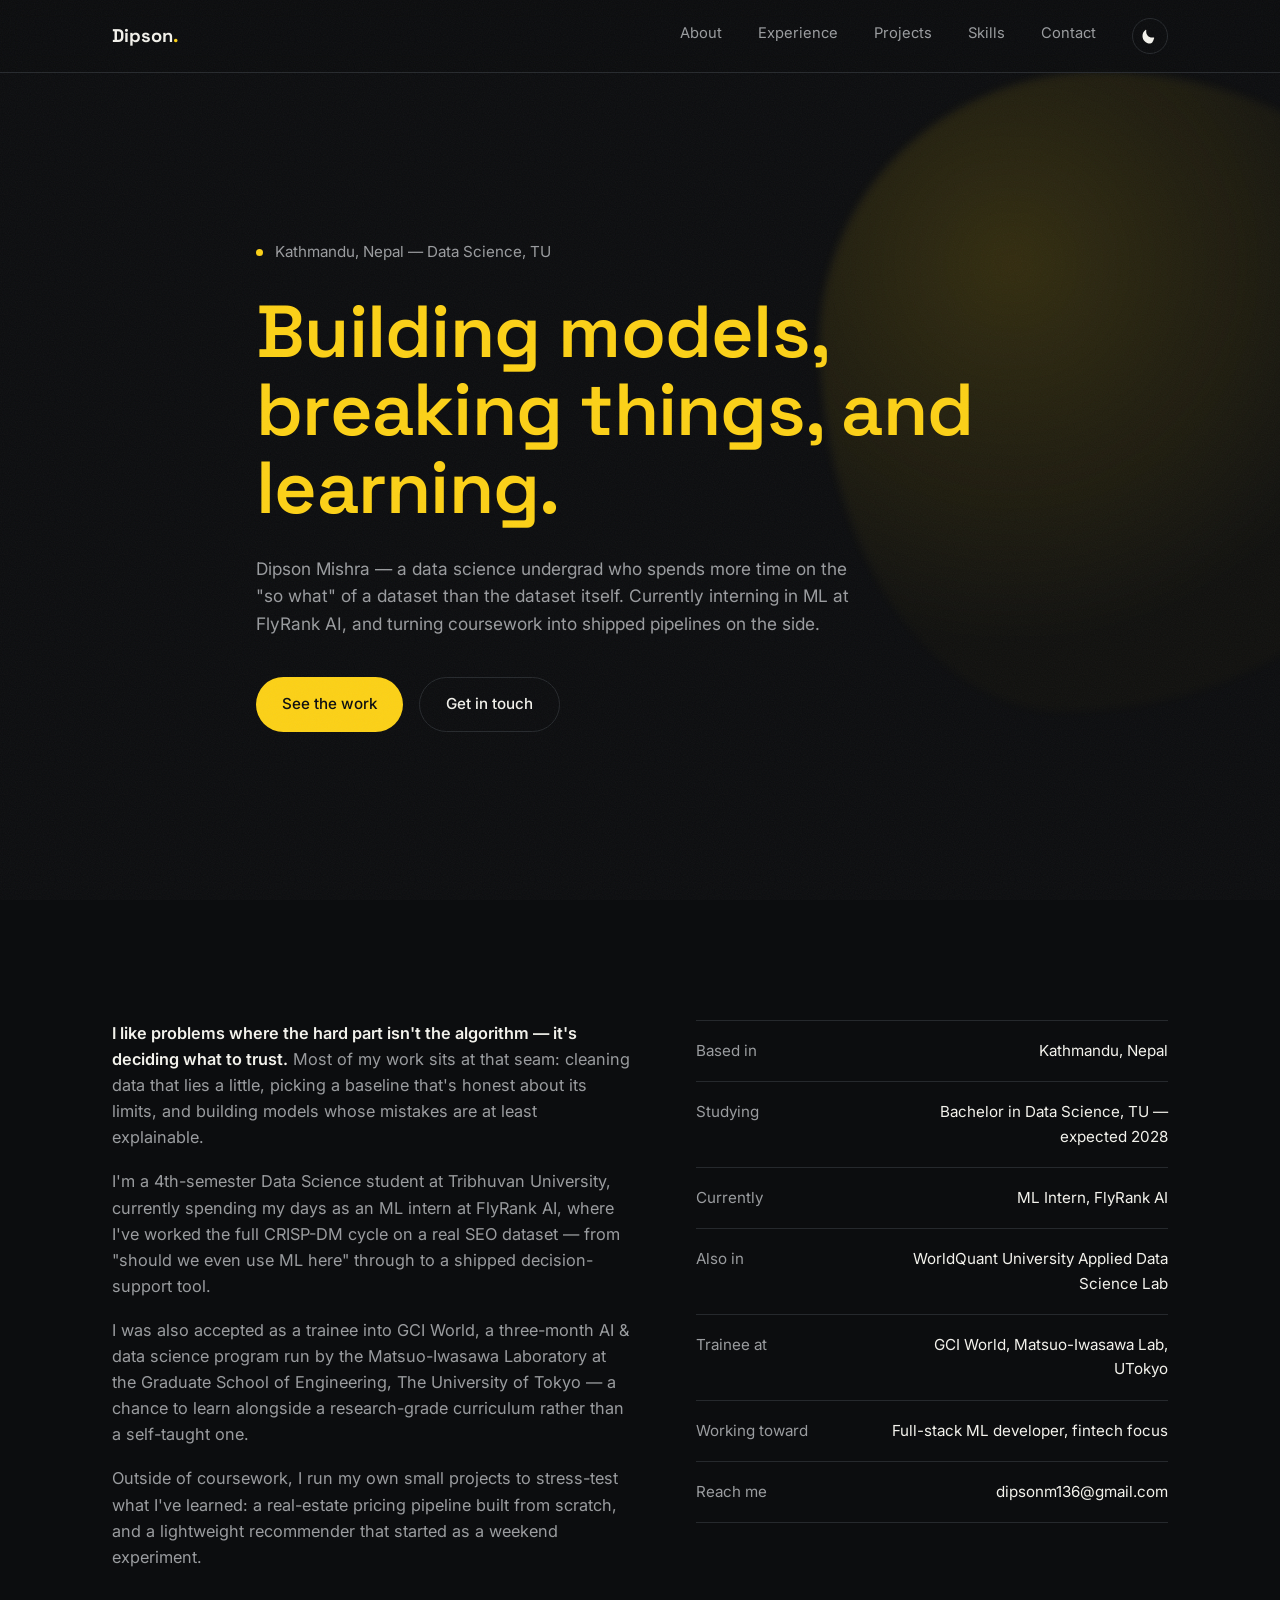
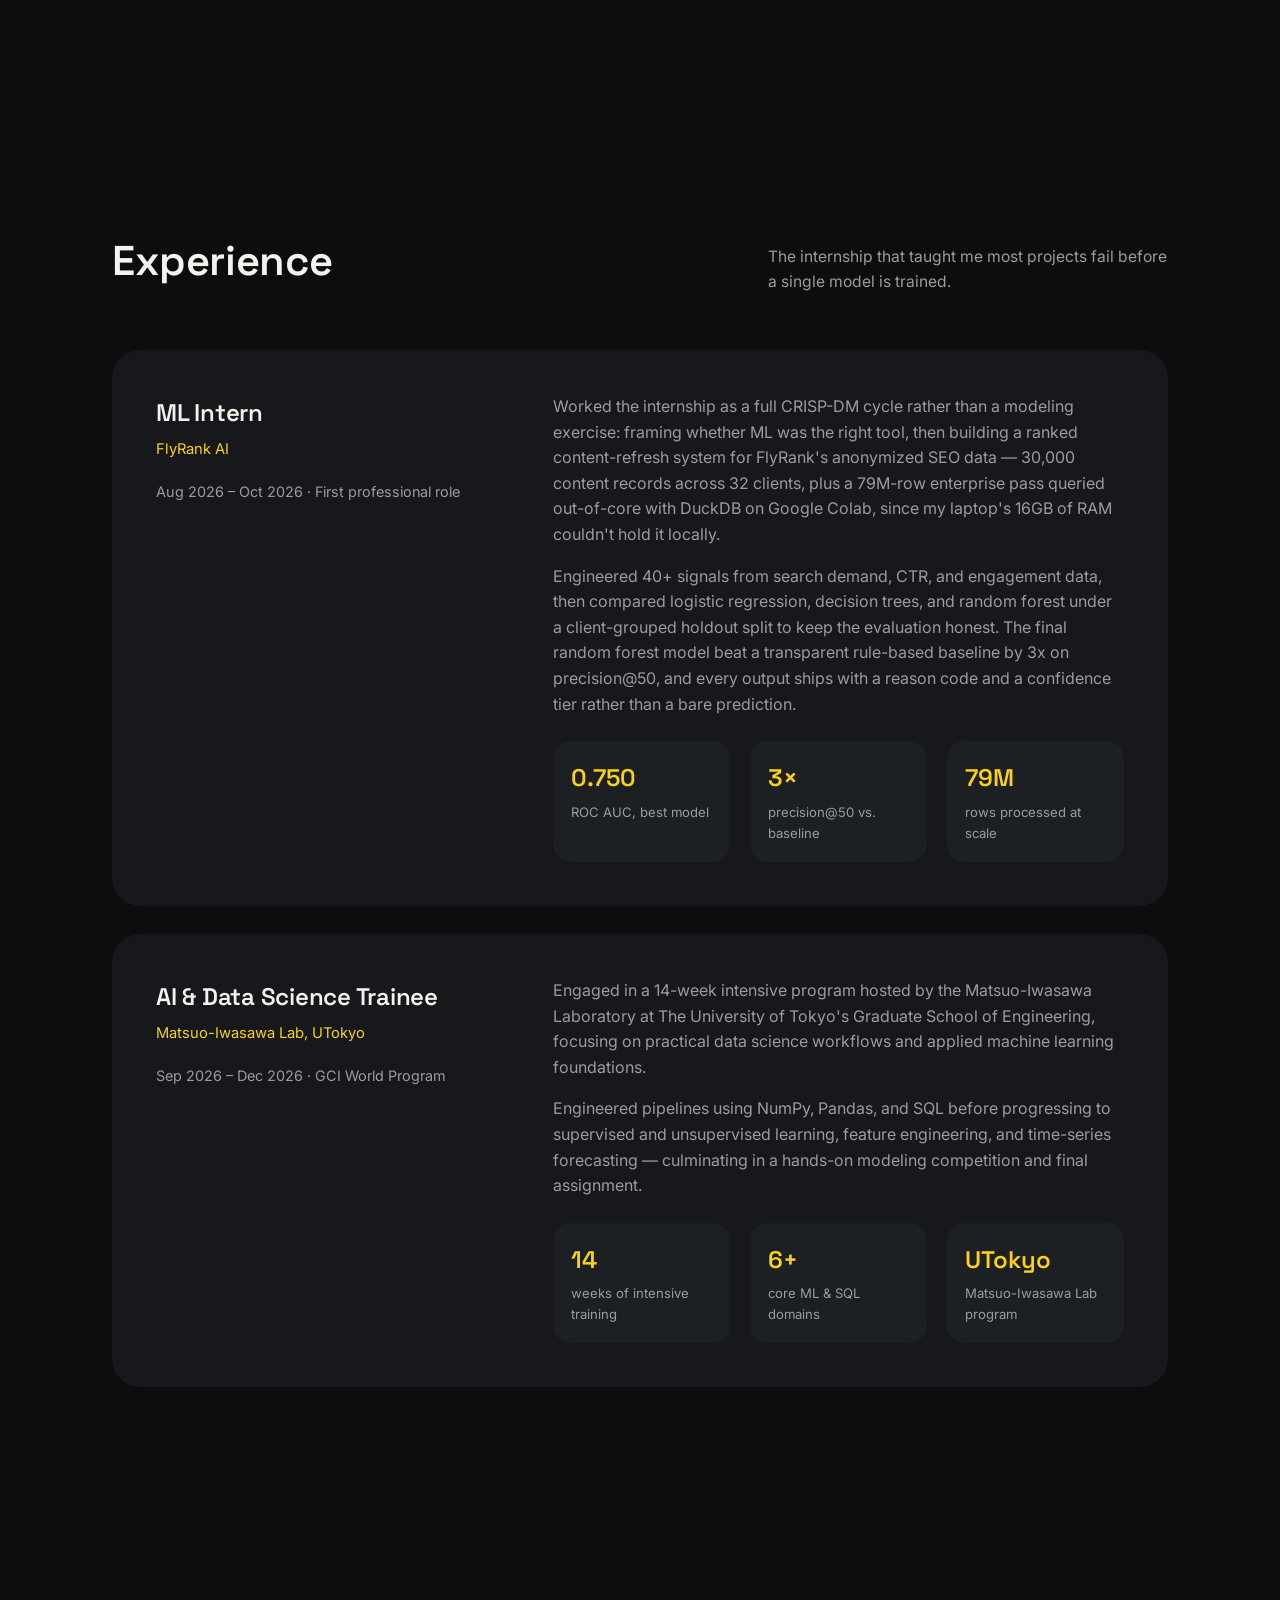
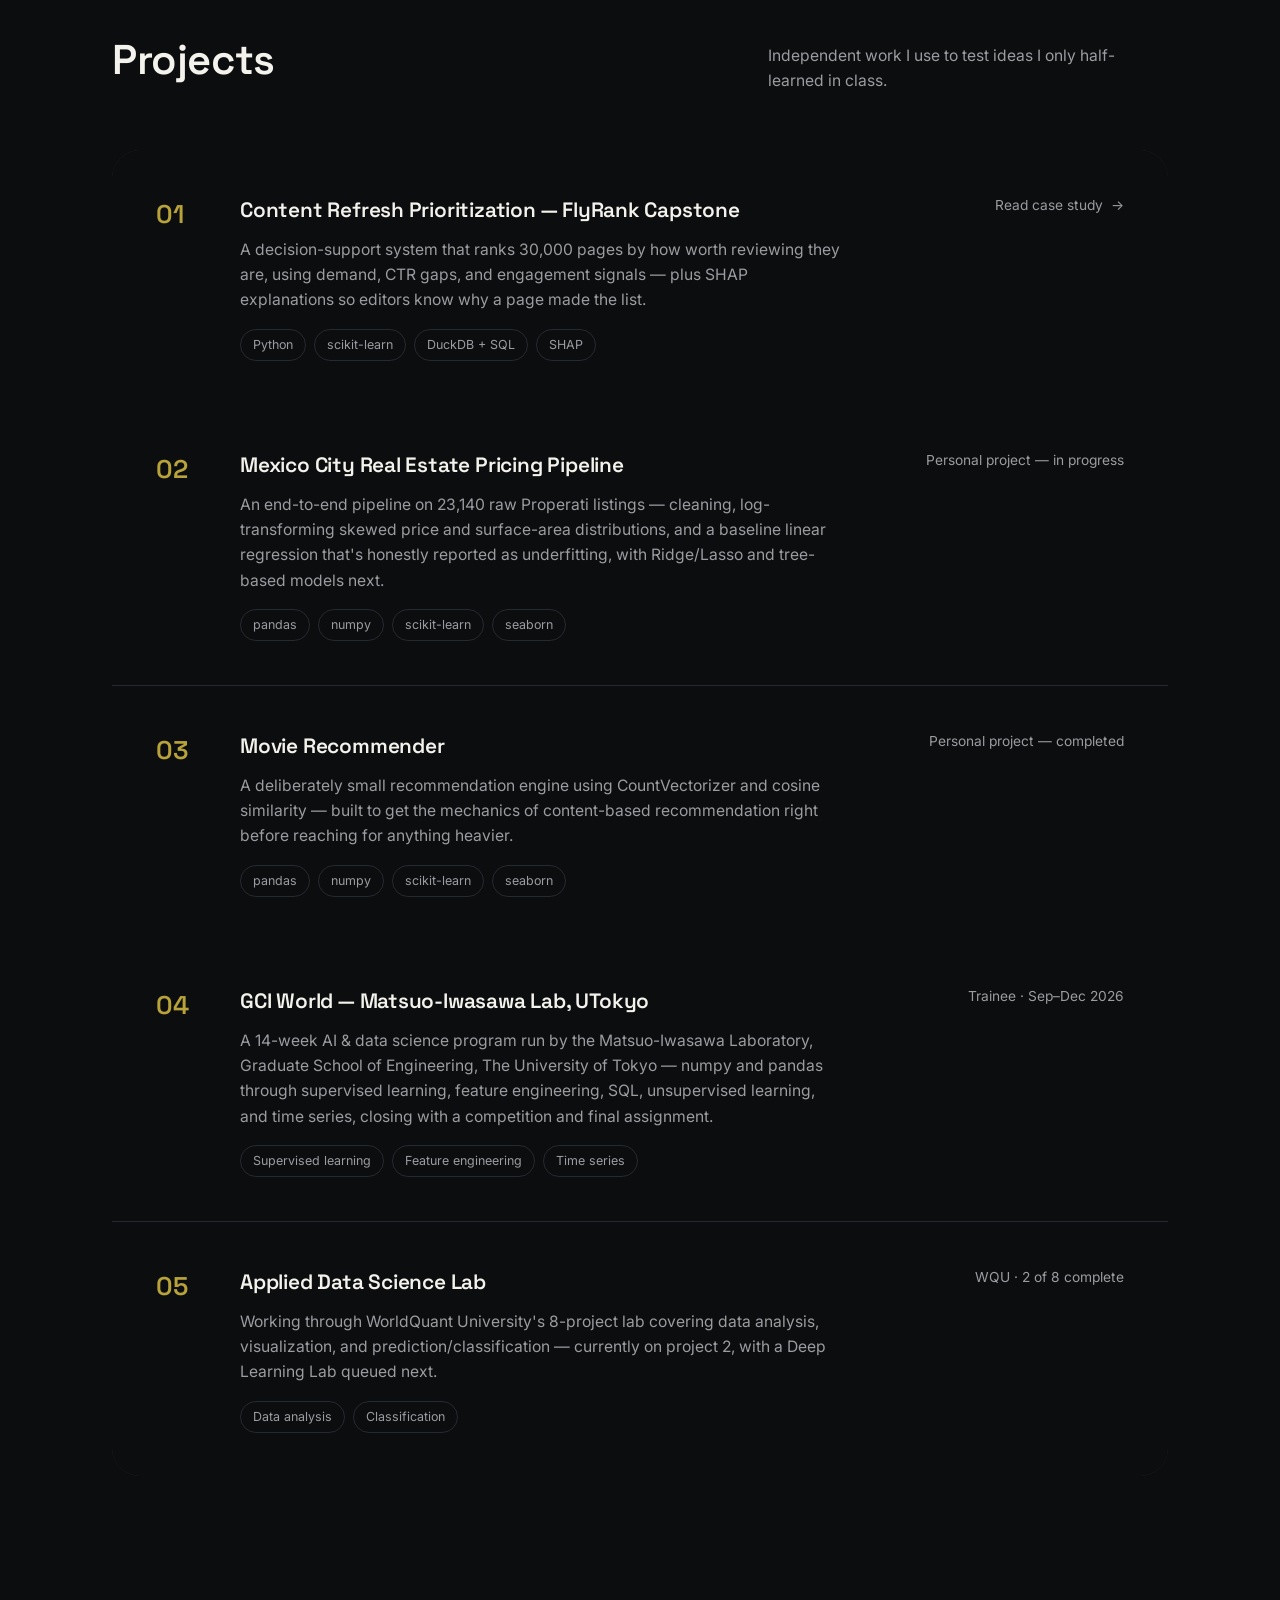
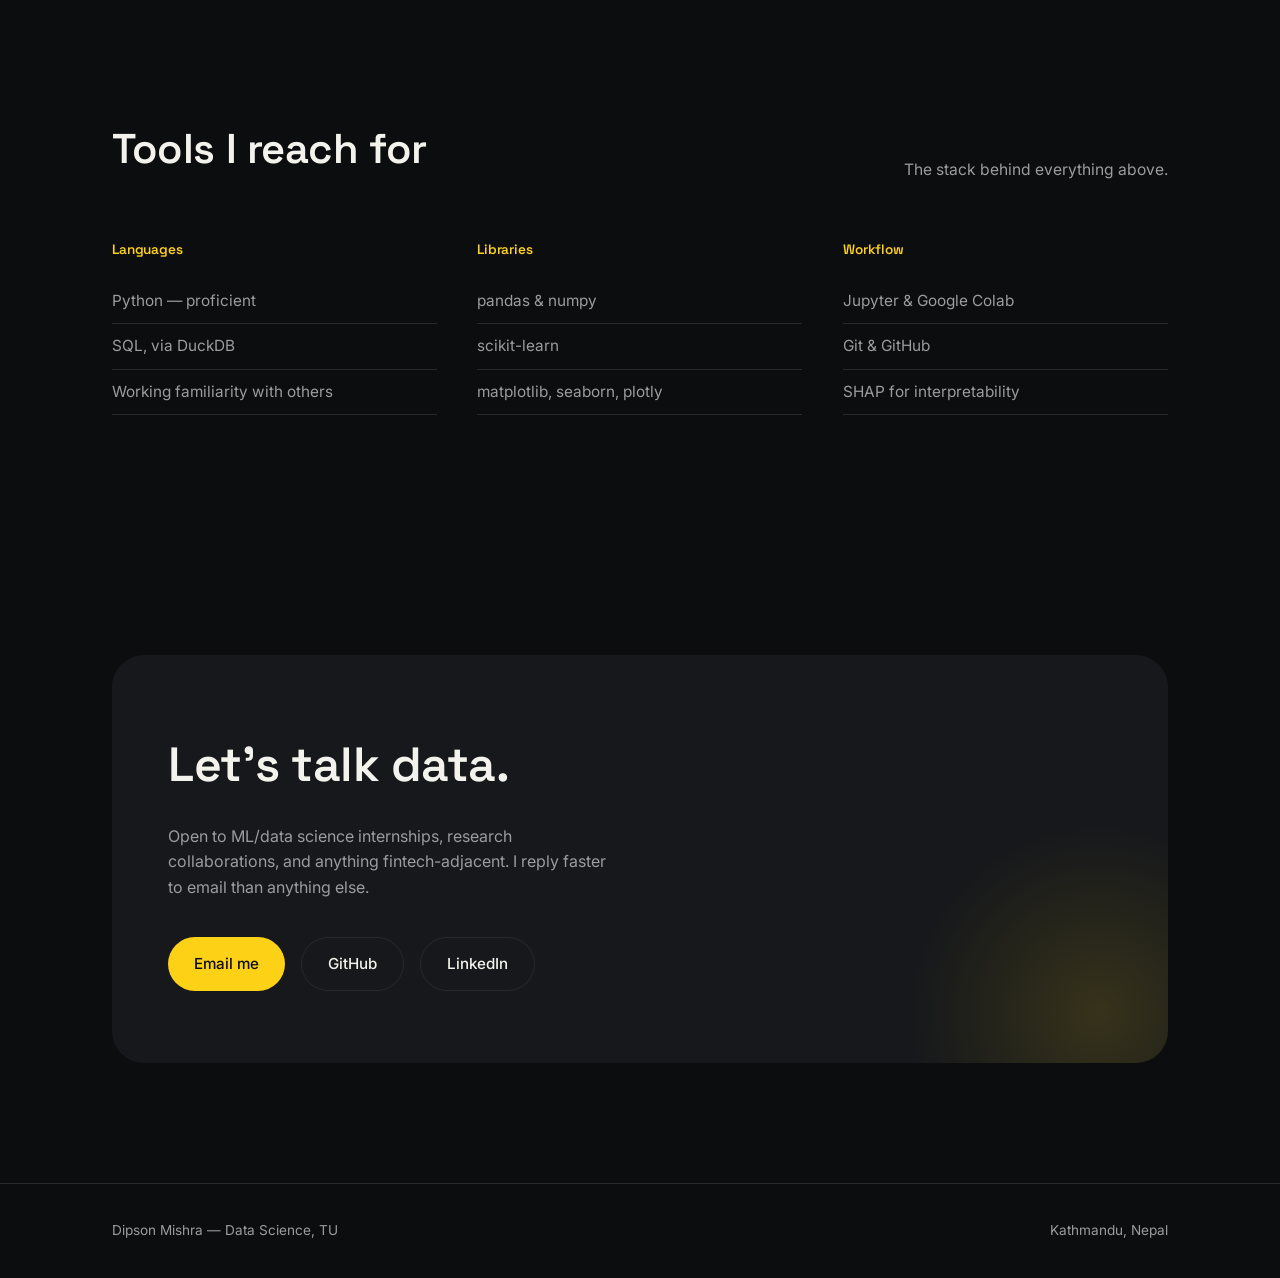
<file: index.html>
<!DOCTYPE html>
<html lang="en">
<head>
<meta charset="UTF-8">
<meta name="viewport" content="width=device-width, initial-scale=1.0">
<title>Dipson Mishra — Data Science &amp; ML</title>
<link rel="preconnect" href="https://fonts.googleapis.com">
<link rel="preconnect" href="https://fonts.gstatic.com" crossorigin>
<link href="https://fonts.googleapis.com/css2?family=Space+Grotesk:wght@400;500;600;700&family=Inter:wght@400;500;600&display=swap" rel="stylesheet">
<script>
  (function() {
    try {
      const savedTheme = localStorage.getItem('theme');
      if (savedTheme === 'light') {
        document.documentElement.classList.add('light-mode');
      }
    } catch (error) {
      // Keep the default dark theme if storage is unavailable.
    }
  })();
</script>
<link rel="stylesheet" href="portfolio.css">
</head>
<body>

<nav>
  <div class="wrap">
    <a href="#top" class="logo">Dipson<span>.</span></a>
    <div class="nav-right">
      <div class="navlinks">
        <a href="#about">About</a>
        <a href="#experience">Experience</a>
        <a href="#projects">Projects</a>
        <a href="#skills">Skills</a>
        <a href="#contact">Contact</a>
      </div>
      <button id="theme-toggle" class="theme-toggle" type="button" aria-label="Switch to light theme" aria-pressed="false" title="Switch to light theme">
        <svg class="sun-icon" viewBox="0 0 24 24"><path d="M12 7c-2.76 0-5 2.24-5 5s2.24 5 5 5 5-2.24 5-5-2.24-5-5-5zM2 13h2c.55 0 1-.45 1-1s-.45-1-1-1H2c-.55 0-1 .45-1 1s.45 1 1 1zm18 0h2c.55 0 1-.45 1-1s-.45-1-1-1h-2c-.55 0-1 .45-1 1s.45 1 1 1zM11 2v2c0 .55.45 1 1 1s1-.45 1-1V2c0-.55-.45-1-1-1s-1 .45-1 1zm0 18v2c0 .55.45 1 1 1s1-.45 1-1v-2c0-.55-.45-1-1-1s-1 .45-1 1zM5.99 4.58c-.39-.39-1.03-.39-1.41 0s-.39 1.03 0 1.41l1.06 1.06c.39.39 1.03.39 1.41 0s.39-1.03 0-1.41L5.99 4.58zm12.37 12.37c-.39-.39-1.03-.39-1.41 0s-.39 1.03 0 1.41l1.06 1.06c.39.39 1.03.39 1.41 0s.39-1.03 0-1.41l-1.06-1.06zm1.06-10.96c.39-.39.39-1.03 0-1.41s-1.03-.39-1.41 0l-1.06 1.06c-.39.39-.39 1.03 0 1.41s1.03.39 1.41 0l1.06-1.06zM7.05 18.36c.39-.39.39-1.03 0-1.41s-1.03-.39-1.41 0l-1.06 1.06c-.39.39-.39 1.03 0 1.41s1.03.39 1.41 0l1.06-1.06z"/></svg>
        <svg class="moon-icon" viewBox="0 0 24 24"><path d="M12.12 22C6.54 22 2 17.46 2 11.88c0-3.13 1.46-6.05 3.99-7.93.5-.37 1.2.06 1.08.68-.46 2.38.16 4.81 1.7 6.64 1.54 1.83 3.73 2.89 6 2.89.65 0 1.3-.08 1.94-.23.63-.15 1.15.52.79 1.05C15.93 20.35 14.1 22 12.12 22z"/></svg>
      </button>
    </div>
  </div>
</nav>

<header class="hero" id="top">
  <div class="hero-blob"></div>
  <div class="wrap hero-inner">
    <div class="eyebrow-line hero-in" style="--d:0ms;"><span class="dot"></span>Kathmandu, Nepal — Data Science, TU </div>
    <h1 class="hero-in" style="--d:120ms;"><em>Building models, breaking things, and learning.</em></h1>
    <p class="hero-in" style="--d:280ms;">Dipson Mishra — a data science undergrad who spends more time on the "so what" of a dataset than the dataset itself. Currently interning in ML at FlyRank AI, and turning coursework into shipped pipelines on the side.</p>
    <div class="cta-row hero-in" style="--d:400ms;">
      <a class="btn btn-primary" href="#projects">See the work</a>
      <a class="btn btn-ghost" href="#contact">Get in touch</a>
    </div>
  </div>
</header>

<section id="about">
  <div class="wrap about-grid reveal-stagger">
    <div class="reveal">
      <p><strong>I like problems where the hard part isn't the algorithm — it's deciding what to trust.</strong> Most of my work sits at that seam: cleaning data that lies a little, picking a baseline that's honest about its limits, and building models whose mistakes are at least explainable.</p>
      <p>I'm a 4th-semester Data Science student at Tribhuvan University, currently spending my days as an ML intern at FlyRank AI, where I've worked the full CRISP-DM cycle on a real SEO dataset — from "should we even use ML here" through to a shipped decision-support tool.</p>
      <p>I was also accepted as a trainee into GCI World, a three-month AI &amp; data science program run by the Matsuo-Iwasawa Laboratory at the Graduate School of Engineering, The University of Tokyo — a chance to learn alongside a research-grade curriculum rather than a self-taught one.</p>
      <p>Outside of coursework, I run my own small projects to stress-test what I've learned: a real-estate pricing pipeline built from scratch, and a lightweight recommender that started as a weekend experiment.</p>
    </div>
    <div class="fact-list reveal">
      <div class="fact"><span class="k">Based in</span><span class="v">Kathmandu, Nepal</span></div>
      <div class="fact"><span class="k">Studying</span><span class="v">Bachelor in Data Science, TU — expected 2028</span></div>
      <div class="fact"><span class="k">Currently</span><span class="v">ML Intern, FlyRank AI</span></div>
      <div class="fact"><span class="k">Also in</span><span class="v">WorldQuant University Applied Data Science Lab</span></div>
      <div class="fact"><span class="k">Trainee at</span><span class="v">GCI World, Matsuo-Iwasawa Lab, UTokyo</span></div>
      <div class="fact"><span class="k">Working toward</span><span class="v">Full-stack ML developer, fintech focus</span></div>
      <div class="fact"><span class="k">Reach me</span><span class="v">dipsonm136@gmail.com</span></div>
    </div>
  </div>
</section>

<section id="experience">
  <div class="wrap">
    <div class="section-head reveal">
      <h2>Experience</h2>
      <p>The internship that taught me most projects fail before a single model is trained.</p>
    </div>

    <!-- FlyRank AI -->
    <div class="exp-card reveal">
      <div class="exp-role">
        <h3>ML Intern</h3>
        <div class="meta">FlyRank AI</div>
        <div class="stint">Aug 2026 – Oct 2026 · First professional role</div>
      </div>
      <div class="exp-body">
        <p>Worked the internship as a full CRISP-DM cycle rather than a modeling exercise: framing whether ML was the right tool, then building a ranked content-refresh system for FlyRank's anonymized SEO data — 30,000 content records across 32 clients, plus a 79M-row enterprise pass queried out-of-core with DuckDB on Google Colab, since my laptop's 16GB of RAM couldn't hold it locally.</p>
        <p>Engineered 40+ signals from search demand, CTR, and engagement data, then compared logistic regression, decision trees, and random forest under a client-grouped holdout split to keep the evaluation honest. The final random forest model beat a transparent rule-based baseline by 3x on precision@50, and every output ships with a reason code and a confidence tier rather than a bare prediction.</p>
        <div class="stat-row">
          <div class="stat"><div class="num">0.750</div><div class="lbl">ROC AUC, best model</div></div>
          <div class="stat"><div class="num">3×</div><div class="lbl">precision@50 vs. baseline</div></div>
          <div class="stat"><div class="num">79M</div><div class="lbl">rows processed at scale</div></div>
        </div>
      </div>
    </div>

    <!-- Matsuo-Iwasawa Lab, UTokyo -->
    <div class="exp-card reveal">
      <div class="exp-role">
        <h3>AI &amp; Data Science Trainee</h3>
        <div class="meta">Matsuo-Iwasawa Lab, UTokyo</div>
        <div class="stint">Sep 2026 – Dec 2026 · GCI World Program</div>
      </div>
      <div class="exp-body">
        <p>Engaged in a 14-week intensive program hosted by the Matsuo-Iwasawa Laboratory at The University of Tokyo's Graduate School of Engineering, focusing on practical data science workflows and applied machine learning foundations.</p>
        <p>Engineered pipelines using NumPy, Pandas, and SQL before progressing to supervised and unsupervised learning, feature engineering, and time-series forecasting — culminating in a hands-on modeling competition and final assignment.</p>
        <div class="stat-row">
          <div class="stat"><div class="num">14</div><div class="lbl">weeks of intensive training</div></div>
          <div class="stat"><div class="num">6+</div><div class="lbl">core ML &amp; SQL domains</div></div>
          <div class="stat"><div class="num">UTokyo</div><div class="lbl">Matsuo-Iwasawa Lab program</div></div>
        </div>
      </div>
    </div>
  </div>
</section>


<section id="projects">
  <div class="wrap">
    <div class="section-head reveal">
      <h2>Projects</h2>
      <p>Independent work I use to test ideas I only half-learned in class.</p>
    </div>
    <div class="project-list reveal-stagger">

      <a class="project reveal" href="flyrank.html" aria-label="Read the FlyRank content refresh prioritization case study">
        <div class="index">01</div>
        <div>
          <h3>Content Refresh Prioritization — FlyRank Capstone</h3>
          <p>A decision-support system that ranks 30,000 pages by how worth reviewing they are, using demand, CTR gaps, and engagement signals — plus SHAP explanations so editors know why a page made the list.</p>
          <div class="tag-row">
            <span class="tag">Python</span>
            <span class="tag">scikit-learn</span>
            <span class="tag">DuckDB + SQL</span>
            <span class="tag">SHAP</span>
          </div>
        </div>
        <div class="project-meta">Read case study&nbsp; →</div>
      </a>

      <div class="project reveal">
        <div class="index">02</div>
        <div>
          <h3>Mexico City Real Estate Pricing Pipeline</h3>
          <p>An end-to-end pipeline on 23,140 raw Properati listings — cleaning, log-transforming skewed price and surface-area distributions, and a baseline linear regression that's honestly reported as underfitting, with Ridge/Lasso and tree-based models next.</p>
          <div class="tag-row">
            <span class="tag">pandas</span>
            <span class="tag">numpy</span>
            <span class="tag">scikit-learn</span>
            <span class="tag">seaborn</span>
          </div>
        </div>
        <div class="project-meta">Personal project — in progress</div>
      </div>

      <div class="project reveal">
        <div class="index">03</div>
        <div>
          <h3>Movie Recommender</h3>
          <p>A deliberately small recommendation engine using CountVectorizer and cosine similarity — built to get the mechanics of content-based recommendation right before reaching for anything heavier.</p>
          <div class="tag-row">
            <span class="tag">pandas</span>
            <span class="tag">numpy</span>
            <span class="tag">scikit-learn</span>
            <span class="tag">seaborn</span>
          </div>
        </div>
        <div class="project-meta">Personal project — completed</div>
      </div>

      <div class="project reveal">
        <div class="index">04</div>
        <div>
          <h3>GCI World — Matsuo-Iwasawa Lab, UTokyo</h3>
          <p>A 14-week AI &amp; data science program run by the Matsuo-Iwasawa Laboratory, Graduate School of Engineering, The University of Tokyo — numpy and pandas through supervised learning, feature engineering, SQL, unsupervised learning, and time series, closing with a competition and final assignment.</p>
          <div class="tag-row">
            <span class="tag">Supervised learning</span>
            <span class="tag">Feature engineering</span>
            <span class="tag">Time series</span>
          </div>
        </div>
        <div class="project-meta">Trainee · Sep–Dec 2026</div>
      </div>

      <div class="project reveal">
        <div class="index">05</div>
        <div>
          <h3>Applied Data Science Lab</h3>
          <p>Working through WorldQuant University's 8-project lab covering data analysis, visualization, and prediction/classification — currently on project 2, with a Deep Learning Lab queued next.</p>
          <div class="tag-row">
            <span class="tag">Data analysis</span>
            <span class="tag">Classification</span>
          </div>
        </div>
        <div class="project-meta">WQU · 2 of 8 complete</div>
      </div>

    </div>
  </div>
</section>

<section id="skills">
  <div class="wrap">
    <div class="section-head reveal">
      <h2>Tools I reach for</h2>
      <p>The stack behind everything above.</p>
    </div>
    <div class="skill-cols reveal-stagger">
      <div class="skill-col reveal">
        <h4>Languages</h4>
        <ul>
          <li>Python — proficient</li>
          <li>SQL, via DuckDB</li>
          <li>Working familiarity with others</li>
        </ul>
      </div>
      <div class="skill-col reveal">
        <h4>Libraries</h4>
        <ul>
          <li>pandas &amp; numpy</li>
          <li>scikit-learn</li>
          <li>matplotlib, seaborn, plotly</li>
        </ul>
      </div>
      <div class="skill-col reveal">
        <h4>Workflow</h4>
        <ul>
          <li>Jupyter &amp; Google Colab</li>
          <li>Git &amp; GitHub</li>
          <li>SHAP for interpretability</li>
        </ul>
      </div>
    </div>
  </div>
</section>

<section id="contact">
  <div class="wrap">
    <div class="contact reveal">
      <div class="contact-blob"></div>
      <h2>Let's talk data.</h2>
      <p>Open to ML/data science internships, research collaborations, and anything fintech-adjacent. I reply faster to email than anything else.</p>
      <div class="contact-links">
        <a class="btn btn-primary" href="mailto:dipsonm136@gmail.com">Email me</a>
        <a class="btn btn-ghost" href="https://github.com/dipson-mishra" target="_blank" rel="noopener">GitHub</a>
        <a class="btn btn-ghost" href="https://www.linkedin.com/in/dipson-mishra-b5a1881b6/" target="_blank" rel="noopener">LinkedIn</a>
      </div>
    </div>
  </div>
</section>

<footer>
  <div class="wrap" style="display:flex; justify-content:space-between; width:100%; flex-wrap:wrap; gap:12px;">
    <span>Dipson Mishra — Data Science, TU</span>
    <span>Kathmandu, Nepal</span>
  </div>
</footer>

<div class="veil" id="veil"></div>

<script src="portfolio.js" defer></script>

</body>
</html>
</file>
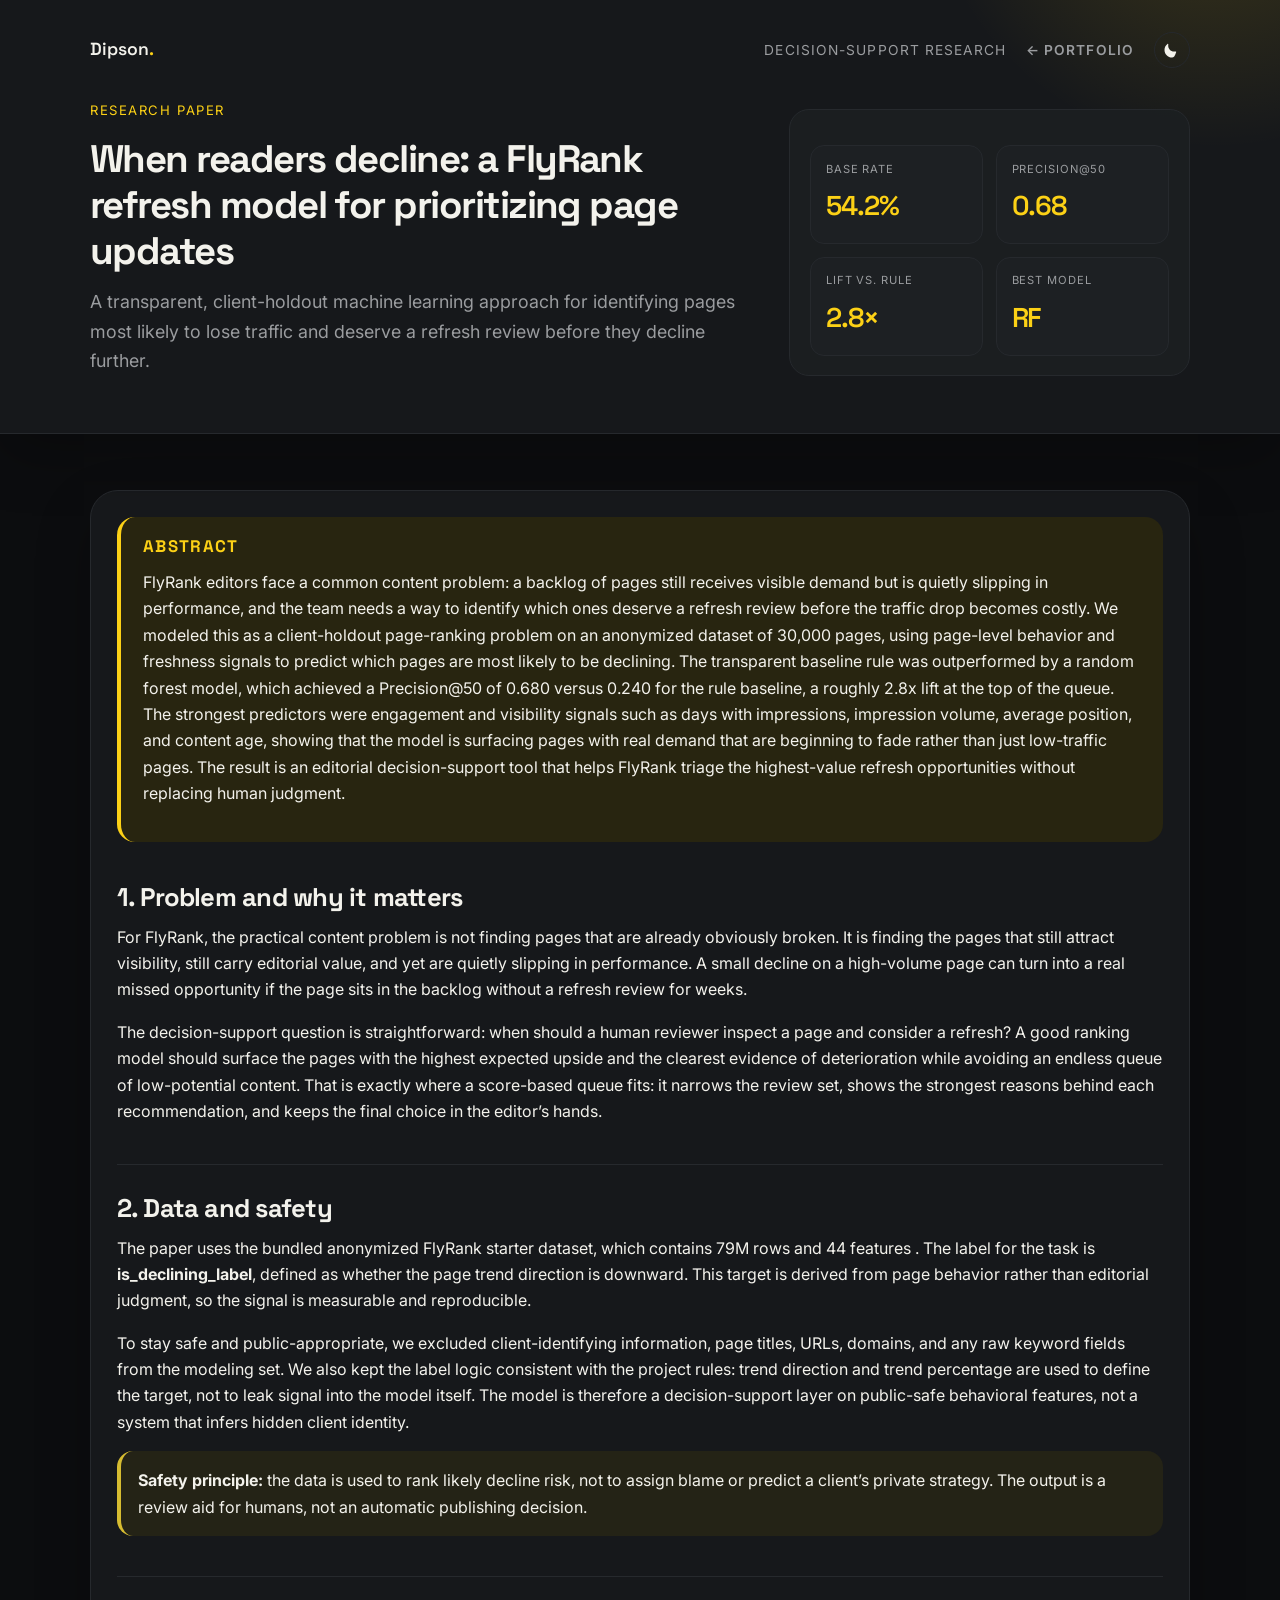
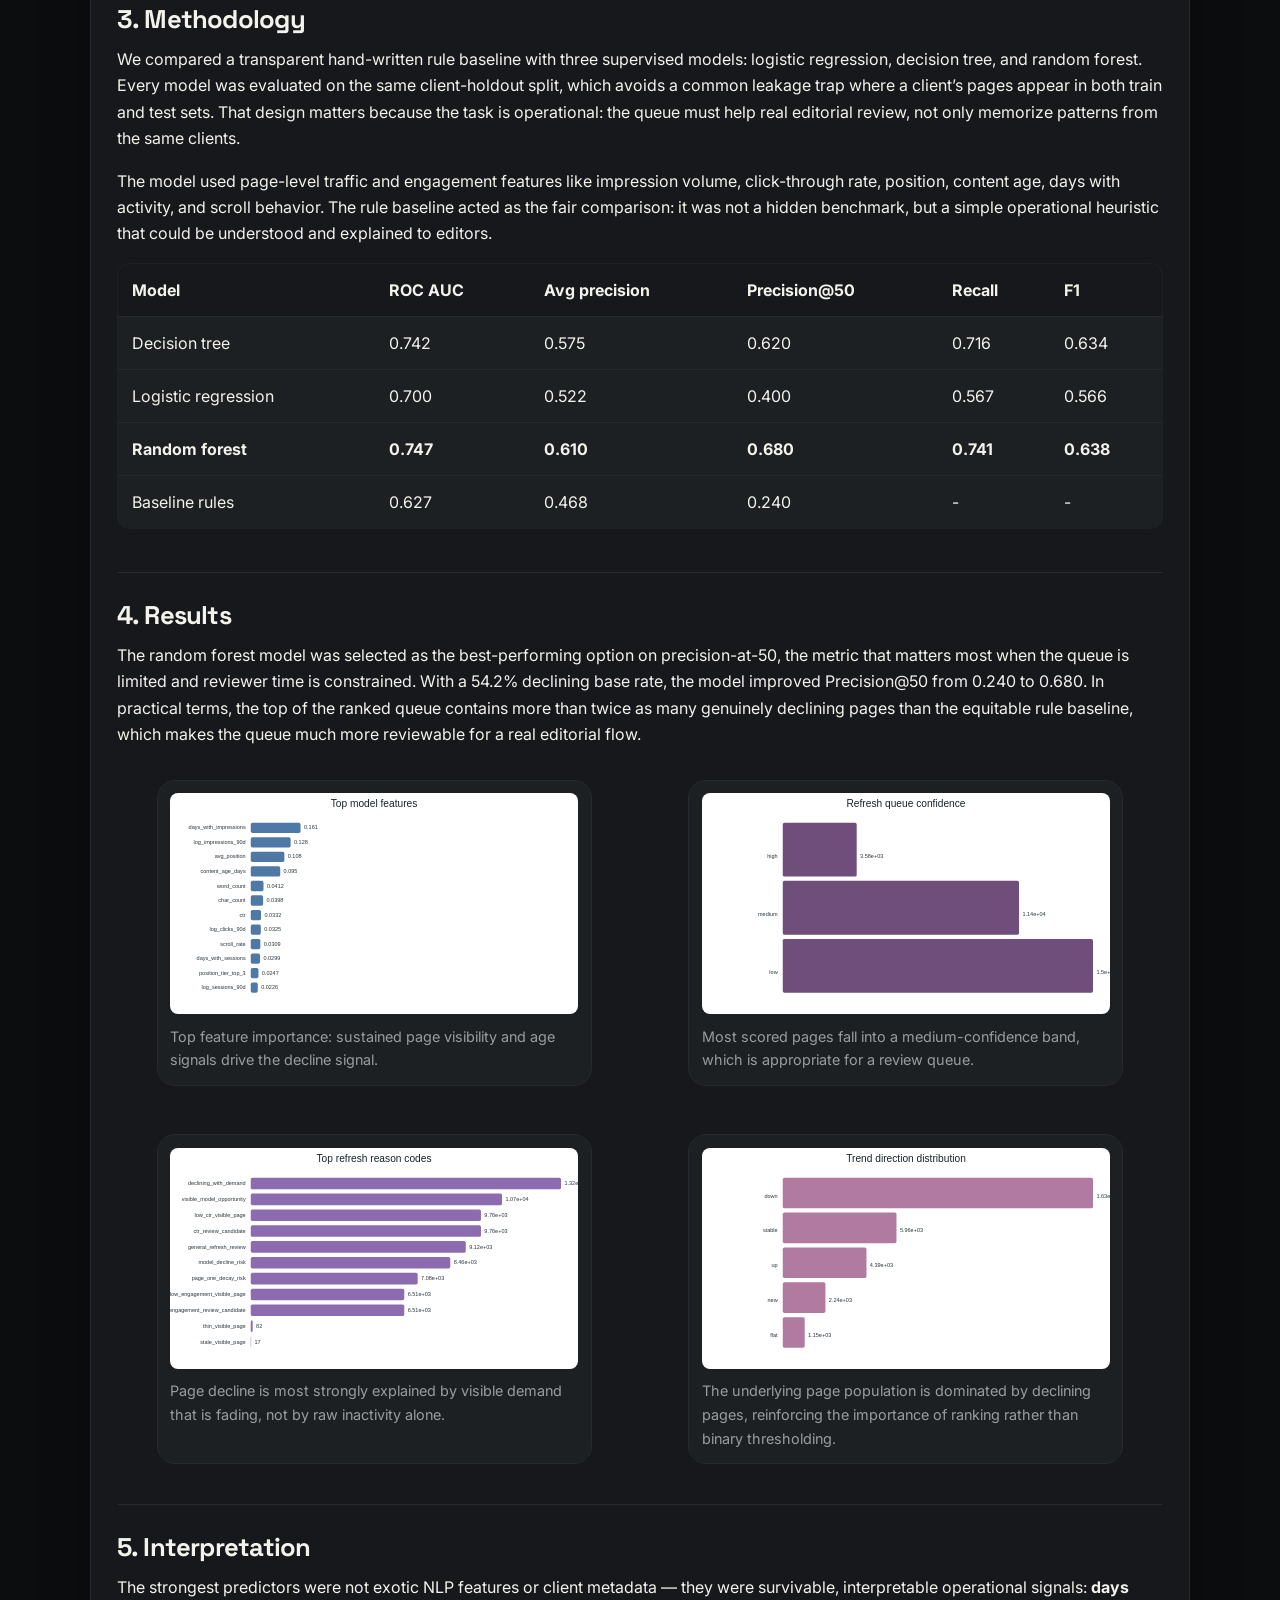
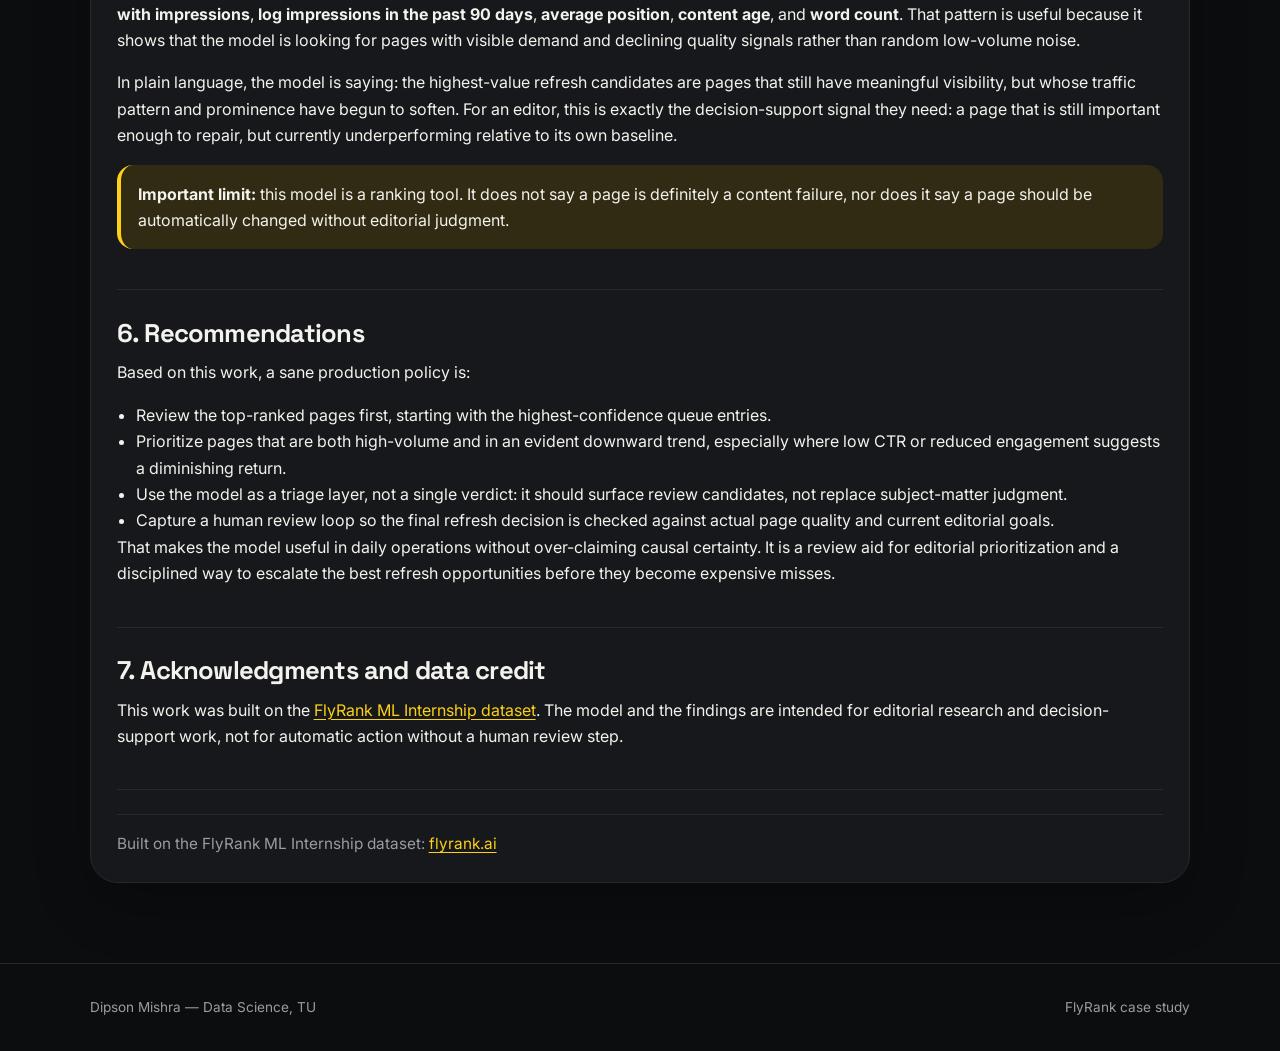
<file: flyrank.html>
<!DOCTYPE html>
<html lang="en">
<head>
  <meta charset="utf-8" />
  <meta name="viewport" content="width=device-width, initial-scale=1" />
  <title>When readers decline: a FlyRank refresh model for prioritizing page updates</title>
  <meta name="description" content="A research page showing how a client-holdout random forest model identifies declining content for editorial refresh review." />
  <link rel="preconnect" href="https://fonts.googleapis.com" />
  <link rel="preconnect" href="https://fonts.gstatic.com" crossorigin />
  <link href="https://fonts.googleapis.com/css2?family=Inter:wght@400;500;600&family=Space+Grotesk:wght@400;500;600;700&display=swap" rel="stylesheet" />
  <script>
    (function () {
      try {
        if (localStorage.getItem('theme') === 'light') {
          document.documentElement.classList.add('light-mode');
        }
      } catch (error) {
        // Keep the default dark theme if storage is unavailable.
      }
    }());
  </script>
  <style>
    :root {
      --bg: #0c0d0f;
      --panel: #16181b;
      --panel-raised: #1d2023;
      --heading: #f3f2ec;
      --muted: #9a9c9f;
      --line: #26292d;
      --primary: #fcd116;
      --primary-soft: #282510;
      --accent: #d6bc31;
      --accent-soft: #242316;
      --warning: #fcd116;
      --warning-soft: #302b12;
      --shadow: 0 22px 55px rgba(0, 0, 0, 0.24);
    }

    :root.light-mode {
      --bg: #f9fafb;
      --panel: #ffffff;
      --panel-raised: #f3f4f6;
      --heading: #111827;
      --muted: #4b5563;
      --line: #e5e7eb;
      --primary: #d97706;
      --primary-soft: #fef3c7;
      --accent: #9a6700;
      --accent-soft: #fff8df;
      --warning: #b45309;
      --warning-soft: #fff4d6;
      --shadow: 0 18px 45px rgba(17, 24, 39, 0.08);
    }

    * { box-sizing: border-box; }
    html { scroll-behavior: smooth; }
    body {
      margin: 0;
      font-family: 'Inter', sans-serif;
      background: var(--bg);
      color: var(--heading);
      line-height: 1.65;
      transition: background 0.3s ease, color 0.3s ease;
    }

    a { color: var(--primary); text-underline-offset: 0.2em; }
    a:hover { color: var(--heading); }
    h1, h2, h3 { font-family: 'Space Grotesk', sans-serif; line-height: 1.2; margin: 0 0 0.7em; }
    p { margin: 0 0 1rem; }

    .container {
      width: min(1100px, calc(100% - 32px));
      margin: 0 auto;
    }

    .masthead {
      position: relative;
      overflow: hidden;
      background: var(--panel);
      color: var(--heading);
      padding: 2rem 0 3.6rem;
      box-shadow: var(--shadow);
      border-bottom: 1px solid var(--line);
      transition: background 0.3s ease, border-color 0.3s ease;
    }

    .masthead::after {
      content: "";
      position: absolute;
      width: 38rem;
      height: 38rem;
      right: -15rem;
      top: -28rem;
      border-radius: 50%;
      background: radial-gradient(circle, rgba(252, 209, 22, 0.18), transparent 68%);
      pointer-events: none;
    }

    .topbar {
      display: flex;
      justify-content: space-between;
      align-items: center;
      gap: 1rem;
      margin-bottom: 2rem;
      font-size: 0.86rem;
      letter-spacing: 0.08em;
      text-transform: uppercase;
      color: var(--muted);
      position: relative;
      z-index: 1;
    }

    .topbar a { font-weight: 600; text-decoration: none; }
    .brand { font-family: 'Space Grotesk', sans-serif; font-size: 1.1rem; letter-spacing: 0; text-transform: none; color: var(--heading); }
    .brand span { color: var(--primary); }
    .topbar-actions { display: flex; align-items: center; gap: 1.25rem; }
    .back-link { color: var(--muted); }
    .back-link:hover { color: var(--heading); }

    .theme-toggle {
      display: flex;
      align-items: center;
      justify-content: center;
      width: 36px;
      height: 36px;
      padding: 8px;
      border: 1px solid var(--line);
      border-radius: 50%;
      background: transparent;
      color: var(--heading);
      cursor: pointer;
      transition: border-color 0.3s ease, color 0.3s ease, transform 0.3s ease;
    }
    .theme-toggle:hover { border-color: var(--primary); color: var(--primary); transform: rotate(15deg); }
    .theme-toggle svg { width: 18px; height: 18px; fill: currentColor; }
    .theme-toggle .sun-icon, :root.light-mode .theme-toggle .moon-icon { display: none; }
    :root.light-mode .theme-toggle .sun-icon { display: block; }

    .hero {
      display: grid;
      grid-template-columns: 1.5fr 0.9fr;
      gap: 2rem;
      align-items: end;
      position: relative;
      z-index: 1;
    }

    .eyebrow {
      font-size: 0.82rem;
      letter-spacing: 0.12em;
      text-transform: uppercase;
      color: var(--primary);
      margin: 0 0 0.9rem;
    }

    h1 {
      font-size: clamp(2.1rem, 3vw, 3.3rem);
      letter-spacing: -0.04em;
      margin-bottom: 0.8rem;
    }

    .deck {
      font-size: 1.12rem;
      max-width: 62ch;
      color: var(--muted);
      margin: 0;
    }

    .hero-card {
      background: rgba(29, 32, 35, 0.82);
      border: 1px solid var(--line);
      border-radius: 20px;
      padding: 1.2rem 1.25rem;
      transition: background 0.3s ease, border-color 0.3s ease, transform 0.5s ease;
    }
    .hero-card:hover { transform: translateY(-4px); }

    .stat-grid {
      display: grid;
      grid-template-columns: repeat(2, minmax(0,1fr));
      gap: 0.8rem;
      margin-top: 1rem;
    }

    .stat {
      padding: 0.85rem 0.9rem;
      background: var(--panel-raised);
      border-radius: 14px;
      border: 1px solid var(--line);
      transition: transform 0.35s ease, background 0.3s ease;
    }
    .stat:hover { transform: translateY(-3px); }

    .stat-label {
      display: block;
      font-size: 0.7rem;
      text-transform: uppercase;
      letter-spacing: 0.08em;
      color: var(--muted);
      margin-bottom: 0.4rem;
    }

    .stat-value {
      font-size: 1.7rem;
      font-family: 'Space Grotesk', sans-serif;
      font-weight: 600;
      color: var(--primary);
      letter-spacing: -0.04em;
    }

    main {
      padding: 3.5rem 0 5rem;
    }

    .paper {
      background: var(--panel);
      border: 1px solid var(--line);
      border-radius: 28px;
      box-shadow: var(--shadow);
      padding: clamp(1.2rem, 2vw, 2rem);
      transition: background 0.3s ease, border-color 0.3s ease;
    }

    .abstract {
      background: var(--primary-soft);
      border-left: 4px solid var(--primary);
      border-radius: 18px;
      padding: 1.2rem 1.4rem;
      margin: 0 0 2rem;
    }

    .abstract h2 {
      font-size: 1.05rem;
      letter-spacing: 0.08em;
      text-transform: uppercase;
      color: var(--primary);
      margin-bottom: 0.8rem;
    }

    .section {
      padding-top: 0.5rem;
      padding-bottom: 1.5rem;
      border-bottom: 1px solid var(--line);
      margin-bottom: 1.2rem;
    }

    .section:last-child { border-bottom: none; }

    .section h2 {
      font-size: clamp(1.5rem, 2vw, 2.2rem);
      letter-spacing: -0.03em;
      margin-bottom: 0.7rem;
    }

    .section h3 {
      font-size: 1.1rem;
      margin-top: 1.2rem;
      margin-bottom: 0.45rem;
    }

    .muted {
      color: var(--muted);
    }

    table {
      width: 100%;
      border-collapse: collapse;
      margin: 1rem 0 1.2rem;
      background: var(--panel-raised);
      border: 1px solid var(--line);
      border-radius: 12px;
      overflow: hidden;
    }

    th, td {
      padding: 0.8rem 0.9rem;
      border-bottom: 1px solid var(--line);
      text-align: left;
      vertical-align: top;
    }

    th {
      background: var(--panel);
      font-weight: 700;
    }

    tr:last-child td { border-bottom: none; }

    .good {
      color: var(--primary);
      font-weight: 700;
    }

    .chart-grid {
      display: grid;
      grid-template-columns: repeat(2, minmax(0, 1fr));
      gap: 1rem;
      margin-top: 1rem;
    }

    .chart {
      background: var(--panel-raised);
      border: 1px solid var(--line);
      border-radius: 18px;
      padding: 0.8rem;
      transition: transform 0.4s ease, border-color 0.3s ease;
    }
    .chart:hover { transform: translateY(-4px); border-color: var(--primary); }

    .chart img {
      display: block;
      width: 100%;
      height: auto;
      border-radius: 8px;
      background: var(--panel);
    }

    .chart figcaption {
      margin-top: 0.65rem;
      font-size: 0.9rem;
      color: var(--muted);
    }

    .callout {
      background: var(--accent-soft);
      border-left: 4px solid var(--accent);
      border-radius: 16px;
      padding: 1rem 1.1rem;
      margin: 1rem 0;
    }

    .warning {
      background: var(--warning-soft);
      border-left: 4px solid var(--warning);
    }

    .tight-list {
      margin: 0.6rem 0 0;
      padding-left: 1.2rem;
    }

    .credit {
      margin-top: 1.5rem;
      padding-top: 1rem;
      border-top: 1px solid var(--line);
      font-size: 0.96rem;
      color: var(--muted);
    }

    footer {
      border-top: 1px solid var(--line);
      color: var(--muted);
      font-size: 0.85rem;
      padding: 2rem 0;
      transition: border-color 0.3s ease;
    }
    .footer-inner { display: flex; justify-content: space-between; gap: 1rem; flex-wrap: wrap; }

    .hero > *, .topbar { opacity: 0; transform: translateY(18px); animation: rise-in 0.8s cubic-bezier(.22,.9,.36,1) forwards; }
    .topbar { animation-delay: 80ms; }
    .hero > *:first-child { animation-delay: 180ms; }
    .hero > *:last-child { animation-delay: 300ms; }
    .reveal { opacity: 0; transform: translateY(24px); transition: opacity 0.7s cubic-bezier(.22,.9,.36,1), transform 0.7s cubic-bezier(.22,.9,.36,1); }
    .reveal.is-in { opacity: 1; transform: translateY(0); }
    @keyframes rise-in { to { opacity: 1; transform: translateY(0); } }

    ::selection { background: var(--primary); color: #141405; }
    a:focus-visible { outline: 2px solid var(--primary); outline-offset: 3px; border-radius: 4px; }

    @media (max-width: 860px) {
      .hero { grid-template-columns: 1fr; }
      .chart-grid { grid-template-columns: 1fr; }
      .topbar { flex-direction: column; align-items: flex-start; }
    }

    @media (max-width: 600px) {
      .masthead { padding-bottom: 2.5rem; }
      main { padding-top: 1.5rem; }
      .paper { border-radius: 20px; }
      th, td { padding: 0.7rem; }
      .topbar-actions { width: 100%; justify-content: space-between; }
    }

    @media (prefers-reduced-motion: reduce) {
      *, *::before, *::after { animation-duration: 0.01ms !important; transition-duration: 0.01ms !important; scroll-behavior: auto !important; }
    }
  </style>
</head>
<body>
  <header class="masthead">
    <div class="container">
      <div class="topbar">
        <a class="brand" href="index.html" aria-label="Back to Dipson Mishra portfolio">Dipson<span>.</span></a>
        <div class="topbar-actions">
          <span>Decision-support research</span>
          <a class="back-link" href="index.html">← Portfolio</a>
          <button id="theme-toggle" class="theme-toggle" type="button" aria-label="Switch to light theme" aria-pressed="false" title="Switch to light theme">
            <svg class="sun-icon" viewBox="0 0 24 24" aria-hidden="true"><path d="M12 7a5 5 0 1 0 0 10 5 5 0 0 0 0-10ZM2 13h2a1 1 0 1 0 0-2H2a1 1 0 1 0 0 2Zm18 0h2a1 1 0 1 0 0-2h-2a1 1 0 1 0 0 2ZM11 2v2a1 1 0 1 0 2 0V2a1 1 0 1 0-2 0Zm0 18v2a1 1 0 1 0 2 0v-2a1 1 0 1 0-2 0ZM5.99 4.58a1 1 0 0 0-1.41 1.41l1.06 1.06a1 1 0 0 0 1.41-1.41L5.99 4.58Zm12.37 12.37a1 1 0 0 0-1.41 1.41l1.06 1.06a1 1 0 0 0 1.41-1.41l-1.06-1.06Zm1.06-10.96-1.06 1.06a1 1 0 1 0 1.41 1.41l1.06-1.06a1 1 0 0 0-1.41-1.41ZM7.05 18.36l-1.06 1.06a1 1 0 1 0 1.41 1.41l1.06-1.06a1 1 0 0 0-1.41-1.41Z"/></svg>
            <svg class="moon-icon" viewBox="0 0 24 24" aria-hidden="true"><path d="M12.12 22C6.54 22 2 17.46 2 11.88c0-3.13 1.46-6.05 3.99-7.93.5-.37 1.2.06 1.08.68-.46 2.38.16 4.81 1.7 6.64 1.54 1.83 3.73 2.89 6 2.89.65 0 1.3-.08 1.94-.23.63-.15 1.15.52.79 1.05C15.93 20.35 14.1 22 12.12 22Z"/></svg>
          </button>
        </div>
      </div>
      <div class="hero">
        <div>
          <div class="eyebrow">Research paper</div>
          <h1>When readers decline: a FlyRank refresh model for prioritizing page updates</h1>
          <p class="deck">A transparent, client-holdout machine learning approach for identifying pages most likely to lose traffic and deserve a refresh review before they decline further.</p>
        </div>
        <aside class="hero-card" aria-label="Key outcome summary">
          <div class="stat-grid">
            <div class="stat">
              <span class="stat-label">Base rate</span>
              <span class="stat-value">54.2%</span>
            </div>
            <div class="stat">
              <span class="stat-label">Precision@50</span>
              <span class="stat-value">0.68</span>
            </div>
            <div class="stat">
              <span class="stat-label">Lift vs. rule</span>
              <span class="stat-value">2.8×</span>
            </div>
            <div class="stat">
              <span class="stat-label">Best model</span>
              <span class="stat-value">RF</span>
            </div>
          </div>
        </aside>
      </div>
    </div>
  </header>

  <main>
    <div class="container paper">
      <section class="abstract reveal" aria-labelledby="abstract-heading">
        <h2 id="abstract-heading">Abstract</h2>
        <p>FlyRank editors face a common content problem: a backlog of pages still receives visible demand but is quietly slipping in performance, and the team needs a way to identify which ones deserve a refresh review before the traffic drop becomes costly. We modeled this as a client-holdout page-ranking problem on an anonymized dataset of 30,000 pages, using page-level behavior and freshness signals to predict which pages are most likely to be declining. The transparent baseline rule was outperformed by a random forest model, which achieved a Precision@50 of 0.680 versus 0.240 for the rule baseline, a roughly 2.8x lift at the top of the queue. The strongest predictors were engagement and visibility signals such as days with impressions, impression volume, average position, and content age, showing that the model is surfacing pages with real demand that are beginning to fade rather than just low-traffic pages. The result is an editorial decision-support tool that helps FlyRank triage the highest-value refresh opportunities without replacing human judgment.</p>
      </section>

      <section class="section reveal" aria-labelledby="problem-heading">
        <h2 id="problem-heading">1. Problem and why it matters</h2>
        <p>For FlyRank, the practical content problem is not finding pages that are already obviously broken. It is finding the pages that still attract visibility, still carry editorial value, and yet are quietly slipping in performance. A small decline on a high-volume page can turn into a real missed opportunity if the page sits in the backlog without a refresh review for weeks.</p>
        <p>The decision-support question is straightforward: when should a human reviewer inspect a page and consider a refresh? A good ranking model should surface the pages with the highest expected upside and the clearest evidence of deterioration while avoiding an endless queue of low-potential content. That is exactly where a score-based queue fits: it narrows the review set, shows the strongest reasons behind each recommendation, and keeps the final choice in the editor’s hands.</p>
      </section>

      <section class="section reveal" aria-labelledby="data-heading">
        <h2 id="data-heading">2. Data and safety</h2>
        <p>The paper uses the bundled anonymized FlyRank starter dataset, which contains 79M rows and 44 features . The label for the task is <strong>is_declining_label</strong>, defined as whether the page trend direction is downward. This target is derived from page behavior rather than editorial judgment, so the signal is measurable and reproducible.</p>
        <p>To stay safe and public-appropriate, we excluded client-identifying information, page titles, URLs, domains, and any raw keyword fields from the modeling set. We also kept the label logic consistent with the project rules: trend direction and trend percentage are used to define the target, not to leak signal into the model itself. The model is therefore a decision-support layer on public-safe behavioral features, not a system that infers hidden client identity.</p>
        <div class="callout">
          <strong>Safety principle:</strong> the data is used to rank likely decline risk, not to assign blame or predict a client’s private strategy. The output is a review aid for humans, not an automatic publishing decision.
        </div>
      </section>

      <section class="section reveal" aria-labelledby="method-heading">
        <h2 id="method-heading">3. Methodology</h2>
        <p>We compared a transparent hand-written rule baseline with three supervised models: logistic regression, decision tree, and random forest. Every model was evaluated on the same client-holdout split, which avoids a common leakage trap where a client’s pages appear in both train and test sets. That design matters because the task is operational: the queue must help real editorial review, not only memorize patterns from the same clients.</p>
        <p>The model used page-level traffic and engagement features like impression volume, click-through rate, position, content age, days with activity, and scroll behavior. The rule baseline acted as the fair comparison: it was not a hidden benchmark, but a simple operational heuristic that could be understood and explained to editors.</p>
        <table aria-label="Model metrics table">
          <thead>
            <tr>
              <th>Model</th>
              <th>ROC AUC</th>
              <th>Avg precision</th>
              <th>Precision@50</th>
              <th>Recall</th>
              <th>F1</th>
            </tr>
          </thead>
          <tbody>
            <tr>
              <td>Decision tree</td>
              <td>0.742</td>
              <td>0.575</td>
              <td>0.620</td>
              <td>0.716</td>
              <td>0.634</td>
            </tr>
            <tr>
              <td>Logistic regression</td>
              <td>0.700</td>
              <td>0.522</td>
              <td>0.400</td>
              <td>0.567</td>
              <td>0.566</td>
            </tr>
            <tr>
              <td><strong>Random forest</strong></td>
              <td><strong>0.747</strong></td>
              <td><strong>0.610</strong></td>
              <td><strong>0.680</strong></td>
              <td><strong>0.741</strong></td>
              <td><strong>0.638</strong></td>
            </tr>
            <tr>
              <td>Baseline rules</td>
              <td>0.627</td>
              <td>0.468</td>
              <td>0.240</td>
              <td>-</td>
              <td>-</td>
            </tr>
          </tbody>
        </table>
      </section>

      <section class="section reveal" aria-labelledby="results-heading">
        <h2 id="results-heading">4. Results</h2>
        <p>The random forest model was selected as the best-performing option on precision-at-50, the metric that matters most when the queue is limited and reviewer time is constrained. With a 54.2% declining base rate, the model improved Precision@50 from 0.240 to 0.680. In practical terms, the top of the ranked queue contains more than twice as many genuinely declining pages than the equitable rule baseline, which makes the queue much more reviewable for a real editorial flow.</p>
        <div class="chart-grid">
          <figure class="chart">
            <img src="charts/top_feature_importance.svg" alt="Top feature importance chart" />
            <figcaption>Top feature importance: sustained page visibility and age signals drive the decline signal.</figcaption>
          </figure>
          <figure class="chart">
            <img src="charts/confidence_mix.svg" alt="Queue confidence mix chart" />
            <figcaption>Most scored pages fall into a medium-confidence band, which is appropriate for a review queue.</figcaption>
          </figure>
        </div>
        <div class="chart-grid">
          <figure class="chart">
            <img src="charts/top_reason_codes.svg" alt="Top reason codes chart" />
            <figcaption>Page decline is most strongly explained by visible demand that is fading, not by raw inactivity alone.</figcaption>
          </figure>
          <figure class="chart">
            <img src="charts/trend_distribution.svg" alt="Trend distribution chart" />
            <figcaption>The underlying page population is dominated by declining pages, reinforcing the importance of ranking rather than binary thresholding.</figcaption>
          </figure>
        </div>
      </section>

      <section class="section reveal" aria-labelledby="interpretation-heading">
        <h2 id="interpretation-heading">5. Interpretation</h2>
        <p>The strongest predictors were not exotic NLP features or client metadata — they were survivable, interpretable operational signals: <strong>days with impressions</strong>, <strong>log impressions in the past 90 days</strong>, <strong>average position</strong>, <strong>content age</strong>, and <strong>word count</strong>. That pattern is useful because it shows that the model is looking for pages with visible demand and declining quality signals rather than random low-volume noise.</p>
        <p>In plain language, the model is saying: the highest-value refresh candidates are pages that still have meaningful visibility, but whose traffic pattern and prominence have begun to soften. For an editor, this is exactly the decision-support signal they need: a page that is still important enough to repair, but currently underperforming relative to its own baseline.</p>
        <div class="callout warning">
          <strong>Important limit:</strong> this model is a ranking tool. It does not say a page is definitely a content failure, nor does it say a page should be automatically changed without editorial judgment.
        </div>
      </section>

      <section class="section reveal" aria-labelledby="recommendation-heading">
        <h2 id="recommendation-heading">6. Recommendations</h2>
        <p>Based on this work, a sane production policy is:</p>
        <ul class="tight-list">
          <li>Review the top-ranked pages first, starting with the highest-confidence queue entries.</li>
          <li>Prioritize pages that are both high-volume and in an evident downward trend, especially where low CTR or reduced engagement suggests a diminishing return.</li>
          <li>Use the model as a triage layer, not a single verdict: it should surface review candidates, not replace subject-matter judgment.</li>
          <li>Capture a human review loop so the final refresh decision is checked against actual page quality and current editorial goals.</li>
        </ul>
        <p>That makes the model useful in daily operations without over-claiming causal certainty. It is a review aid for editorial prioritization and a disciplined way to escalate the best refresh opportunities before they become expensive misses.</p>
      </section>

      <section class="section reveal" aria-labelledby="credit-heading">
        <h2 id="credit-heading">7. Acknowledgments and data credit</h2>
        <p>This work was built on the <a href="https://flyrank.ai" target="_blank" rel="noreferrer">FlyRank ML Internship dataset</a>. The model and the findings are intended for editorial research and decision-support work, not for automatic action without a human review step.</p>
      </section>

      <div class="credit reveal">
        Built on the FlyRank ML Internship dataset: <a href="https://flyrank.ai" target="_blank" rel="noreferrer">flyrank.ai</a>
      </div>
    </div>
  </main>
  <footer>
    <div class="container footer-inner">
      <span>Dipson Mishra — Data Science, TU</span>
      <span>FlyRank case study</span>
    </div>
  </footer>
  <script>
    (function () {
      const root = document.documentElement;
      const themeToggle = document.getElementById('theme-toggle');

      function syncThemeToggle() {
        const isLight = root.classList.contains('light-mode');
        const nextTheme = isLight ? 'dark' : 'light';
        themeToggle.setAttribute('aria-pressed', String(isLight));
        themeToggle.setAttribute('aria-label', `Switch to ${nextTheme} theme`);
        themeToggle.setAttribute('title', `Switch to ${nextTheme} theme`);
      }

      syncThemeToggle();
      themeToggle.addEventListener('click', function () {
        root.classList.toggle('light-mode');
        try {
          localStorage.setItem('theme', root.classList.contains('light-mode') ? 'light' : 'dark');
        } catch (error) {
          // The selected theme still works for this visit without storage.
        }
        syncThemeToggle();
      });

      if ('IntersectionObserver' in window && !matchMedia('(prefers-reduced-motion: reduce)').matches) {
        const observer = new IntersectionObserver(function (entries) {
          entries.forEach(function (entry) {
            if (entry.isIntersecting) {
              entry.target.classList.add('is-in');
              observer.unobserve(entry.target);
            }
          });
        }, { threshold: 0.12, rootMargin: '0px 0px -5% 0px' });
        document.querySelectorAll('.reveal').forEach(function (element) { observer.observe(element); });
      } else {
        document.querySelectorAll('.reveal').forEach(function (element) { element.classList.add('is-in'); });
      }
    }());
  </script>
</body>
</html>
</file>
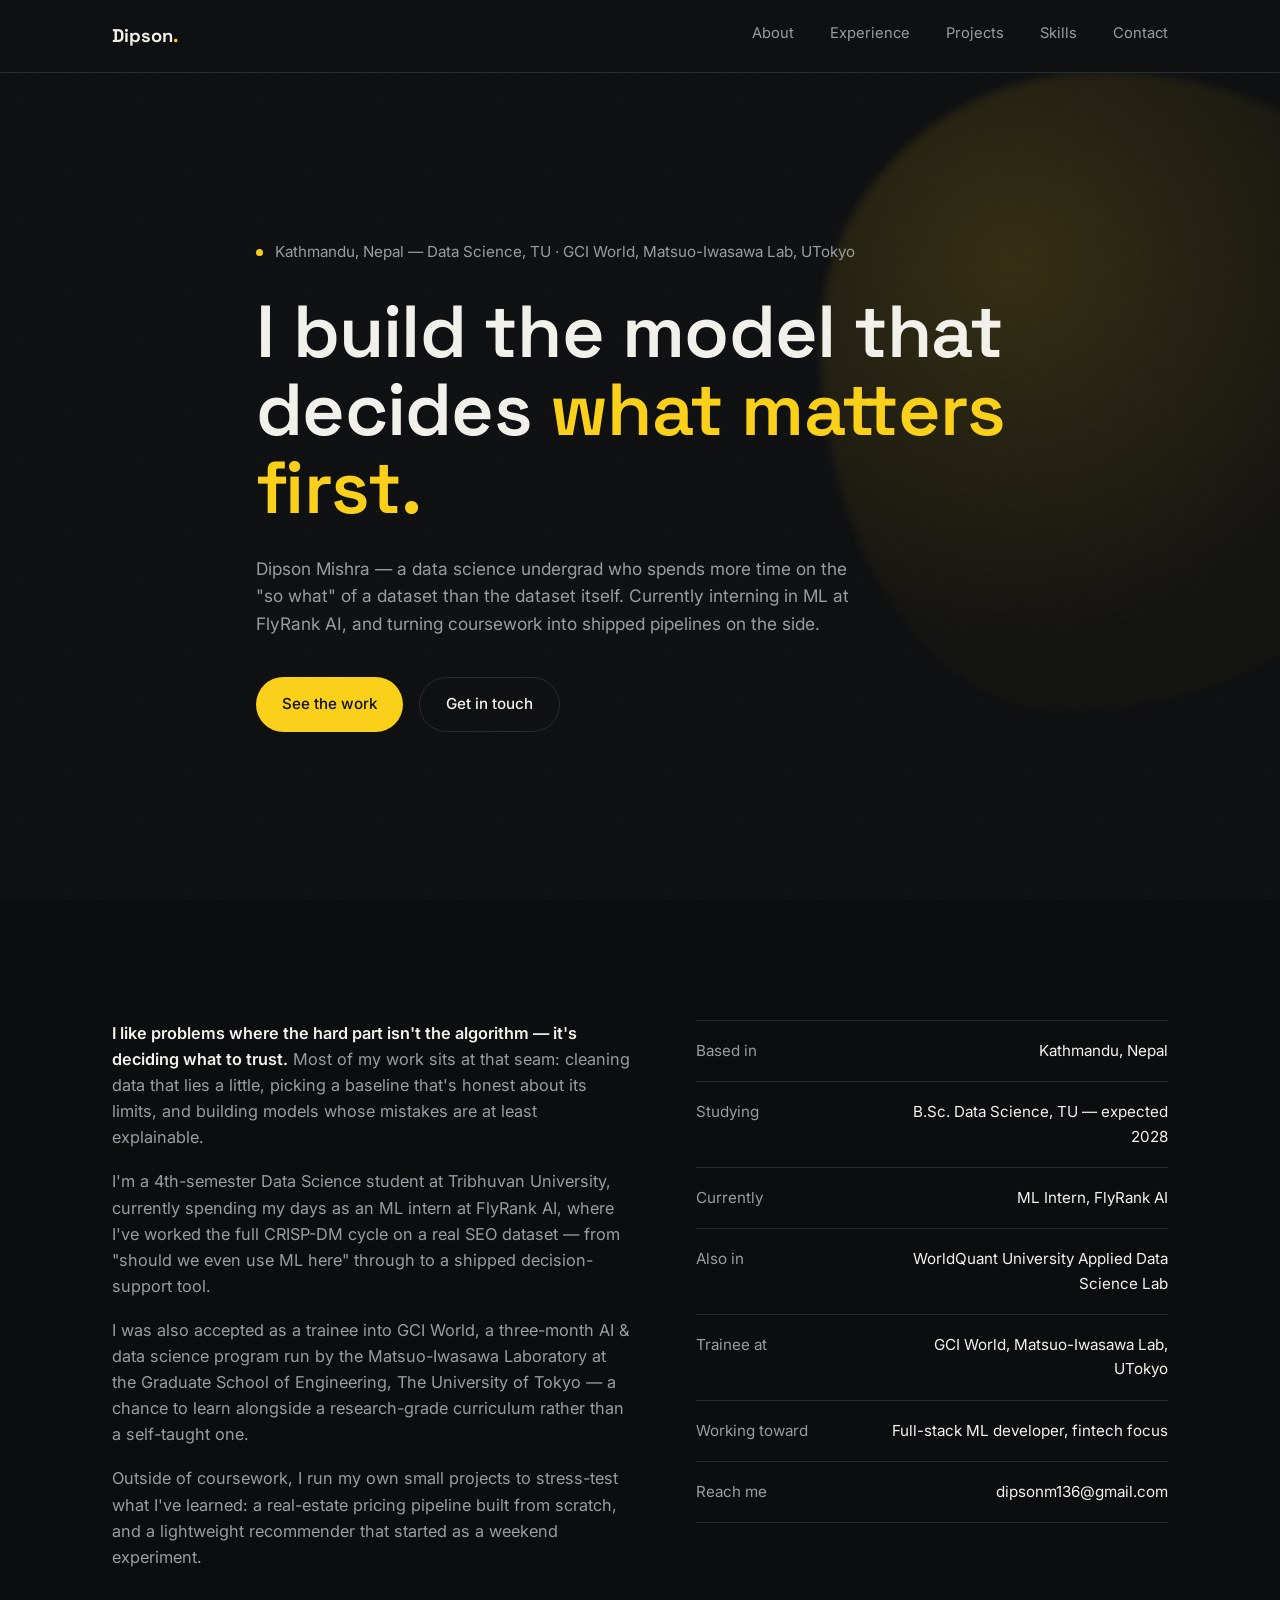
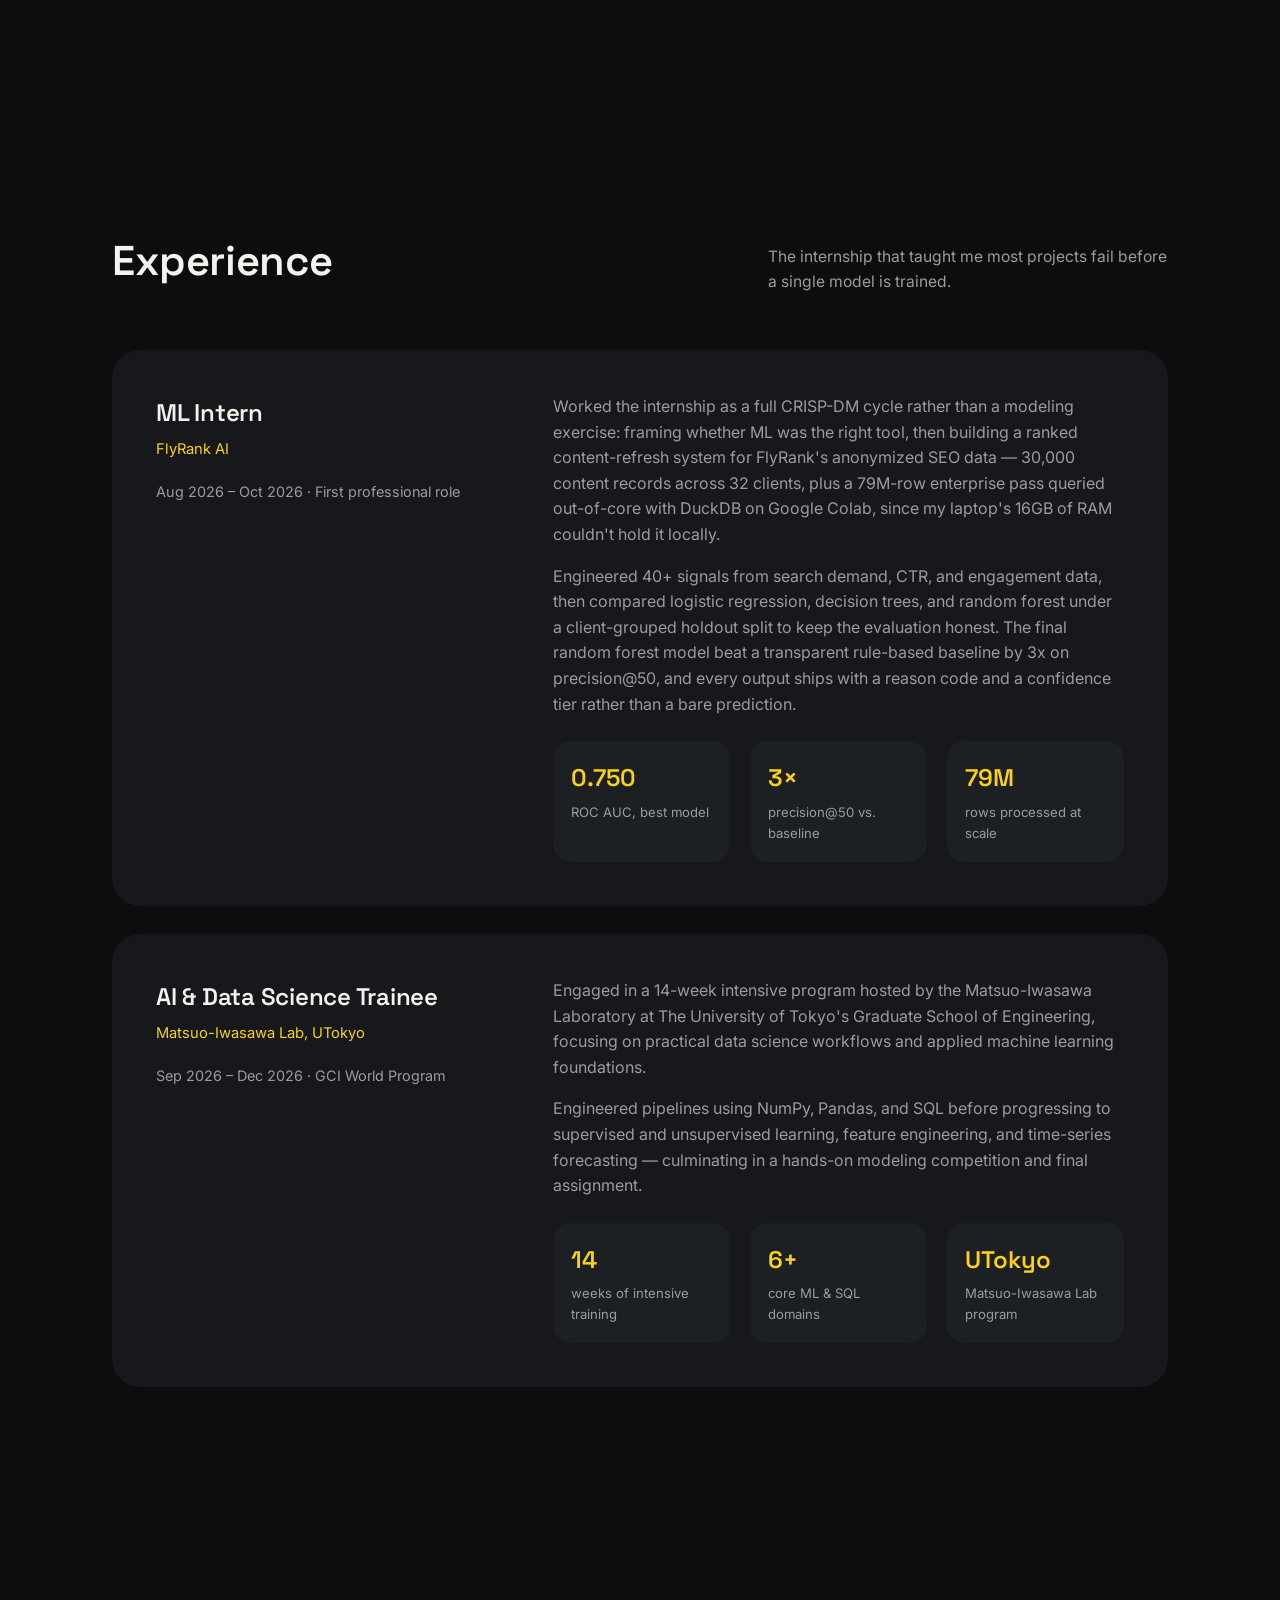
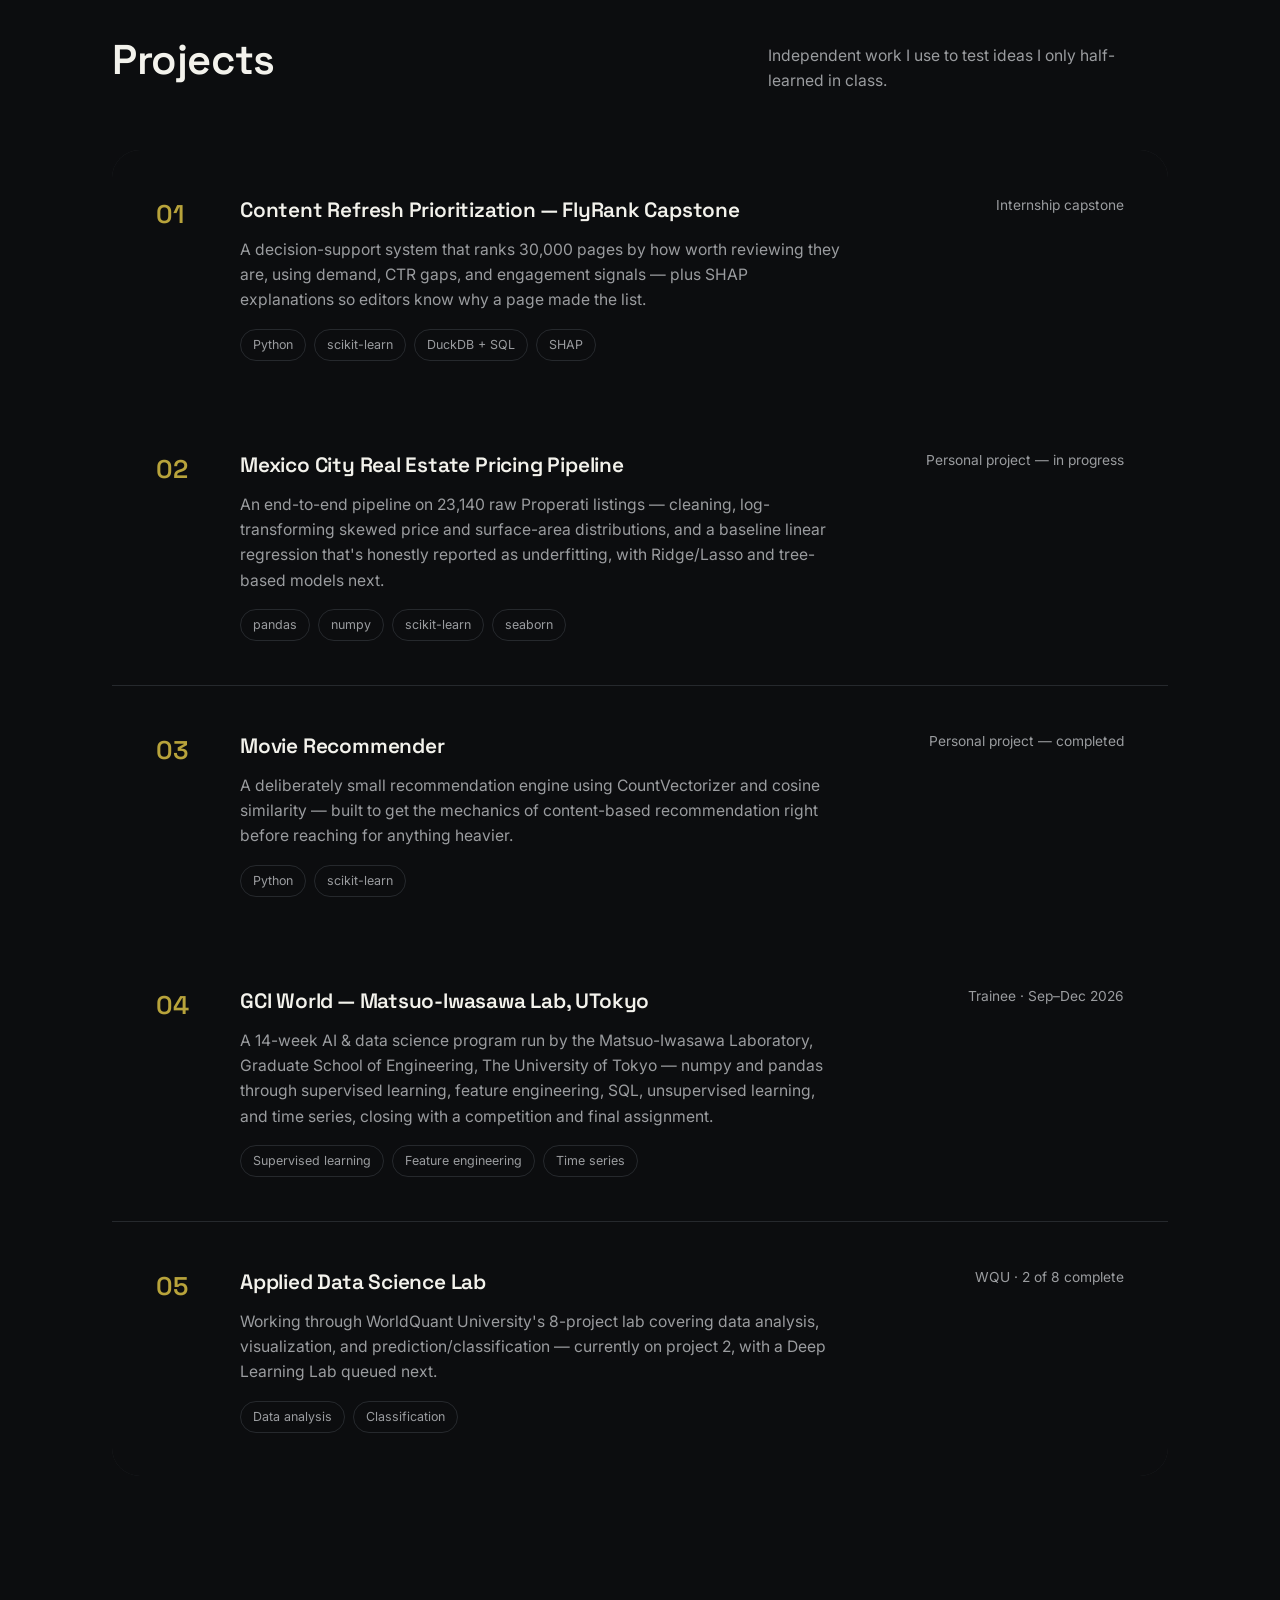
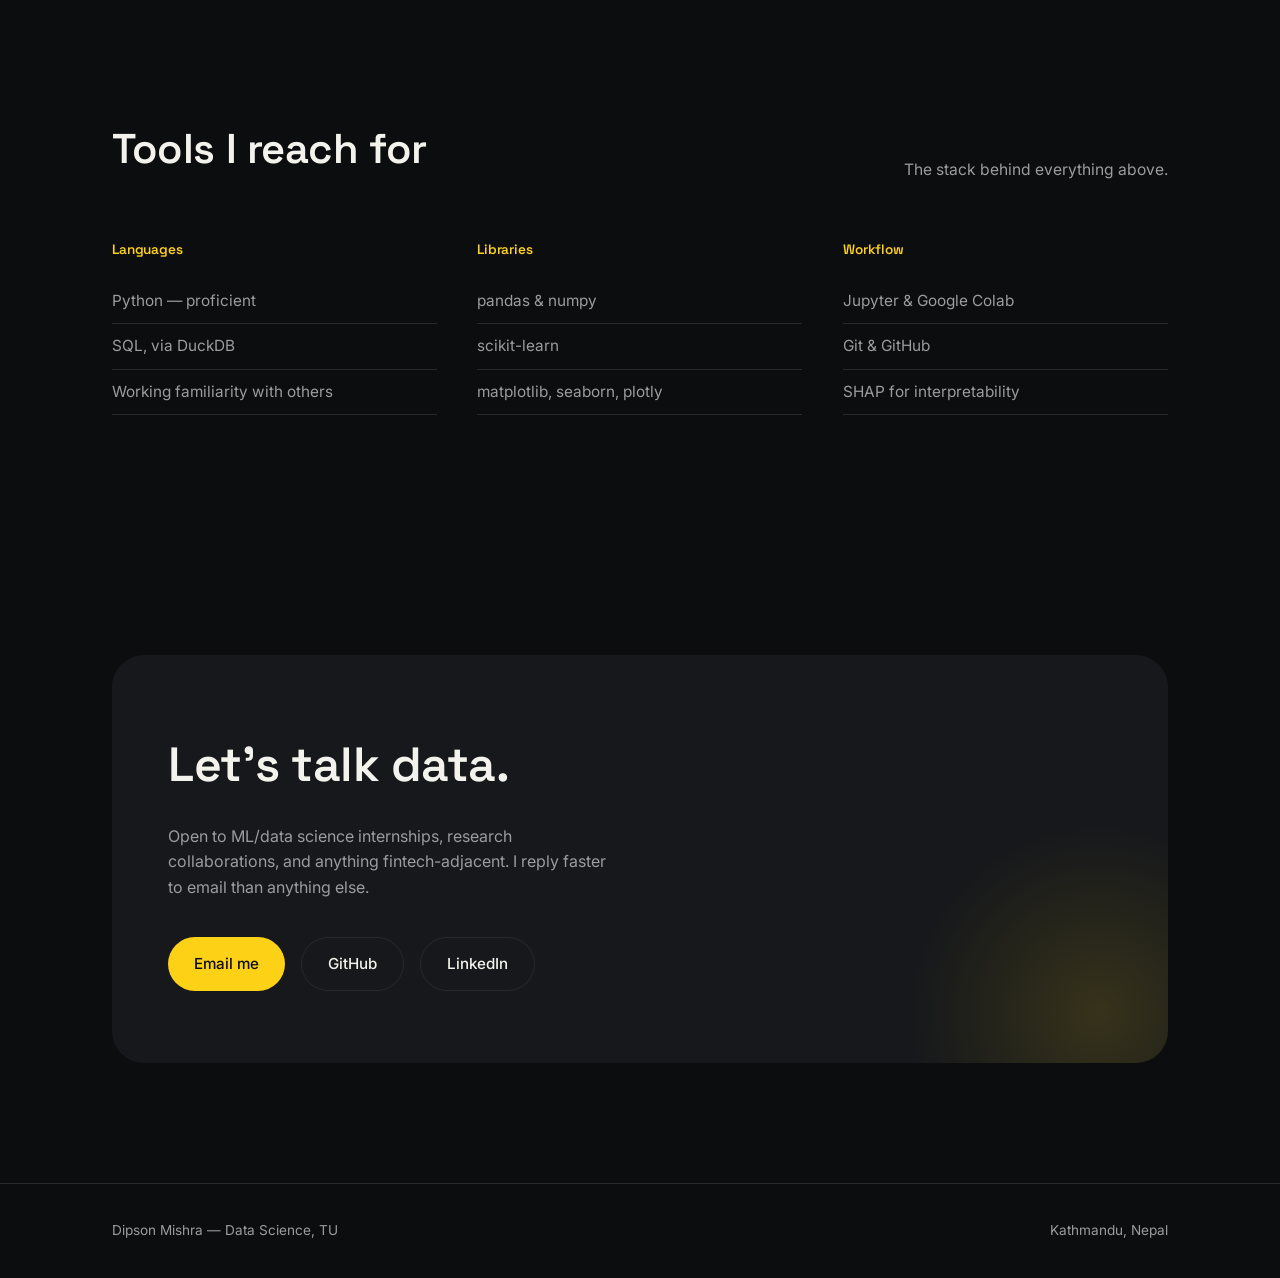
<file: portfolio.html>
<!DOCTYPE html>
<html lang="en">
<head>
<meta charset="UTF-8">
<meta name="viewport" content="width=device-width, initial-scale=1.0">
<title>Dipson Mishra — Data Science &amp; ML</title>
<link rel="preconnect" href="https://fonts.googleapis.com">
<link rel="preconnect" href="https://fonts.gstatic.com" crossorigin>
<link href="https://fonts.googleapis.com/css2?family=Space+Grotesk:wght@400;500;600;700&family=Inter:wght@400;500;600&display=swap" rel="stylesheet">
<link rel="stylesheet" href="portfolio.css">
</head>
<body>

<nav>
  <div class="wrap">
    <a href="#top" class="logo">Dipson<span>.</span></a>
    <div class="navlinks">
      <a href="#about">About</a>
      <a href="#experience">Experience</a>
      <a href="#projects">Projects</a>
      <a href="#skills">Skills</a>
      <a href="#contact">Contact</a>
    </div>
  </div>
</nav>

<header class="hero" id="top">
  <div class="hero-blob"></div>
  <div class="wrap hero-inner">
    <div class="eyebrow-line hero-in" style="--d:0ms;"><span class="dot"></span>Kathmandu, Nepal — Data Science, TU · GCI World, Matsuo-Iwasawa Lab, UTokyo</div>
    <h1 class="hero-in" style="--d:120ms;">I build the model that decides <em>what matters first.</em></h1>
    <p class="hero-in" style="--d:280ms;">Dipson Mishra — a data science undergrad who spends more time on the "so what" of a dataset than the dataset itself. Currently interning in ML at FlyRank AI, and turning coursework into shipped pipelines on the side.</p>
    <div class="cta-row hero-in" style="--d:400ms;">
      <a class="btn btn-primary" href="#projects">See the work</a>
      <a class="btn btn-ghost" href="#contact">Get in touch</a>
    </div>
  </div>
</header>

<section id="about">
  <div class="wrap about-grid reveal-stagger">
    <div class="reveal">
      <p><strong>I like problems where the hard part isn't the algorithm — it's deciding what to trust.</strong> Most of my work sits at that seam: cleaning data that lies a little, picking a baseline that's honest about its limits, and building models whose mistakes are at least explainable.</p>
      <p>I'm a 4th-semester Data Science student at Tribhuvan University, currently spending my days as an ML intern at FlyRank AI, where I've worked the full CRISP-DM cycle on a real SEO dataset — from "should we even use ML here" through to a shipped decision-support tool.</p>
      <p>I was also accepted as a trainee into GCI World, a three-month AI &amp; data science program run by the Matsuo-Iwasawa Laboratory at the Graduate School of Engineering, The University of Tokyo — a chance to learn alongside a research-grade curriculum rather than a self-taught one.</p>
      <p>Outside of coursework, I run my own small projects to stress-test what I've learned: a real-estate pricing pipeline built from scratch, and a lightweight recommender that started as a weekend experiment.</p>
    </div>
    <div class="fact-list reveal">
      <div class="fact"><span class="k">Based in</span><span class="v">Kathmandu, Nepal</span></div>
      <div class="fact"><span class="k">Studying</span><span class="v">B.Sc. Data Science, TU — expected 2028</span></div>
      <div class="fact"><span class="k">Currently</span><span class="v">ML Intern, FlyRank AI</span></div>
      <div class="fact"><span class="k">Also in</span><span class="v">WorldQuant University Applied Data Science Lab</span></div>
      <div class="fact"><span class="k">Trainee at</span><span class="v">GCI World, Matsuo-Iwasawa Lab, UTokyo</span></div>
      <div class="fact"><span class="k">Working toward</span><span class="v">Full-stack ML developer, fintech focus</span></div>
      <div class="fact"><span class="k">Reach me</span><span class="v">dipsonm136@gmail.com</span></div>
    </div>
  </div>
</section>

<section id="experience">
  <div class="wrap">
    <div class="section-head reveal">
      <h2>Experience</h2>
      <p>The internship that taught me most projects fail before a single model is trained.</p>
    </div>

    <!-- FlyRank AI -->
    <div class="exp-card reveal">
      <div class="exp-role">
        <h3>ML Intern</h3>
        <div class="meta">FlyRank AI</div>
        <div class="stint">Aug 2026 – Oct 2026 · First professional role</div>
      </div>
      <div class="exp-body">
        <p>Worked the internship as a full CRISP-DM cycle rather than a modeling exercise: framing whether ML was the right tool, then building a ranked content-refresh system for FlyRank's anonymized SEO data — 30,000 content records across 32 clients, plus a 79M-row enterprise pass queried out-of-core with DuckDB on Google Colab, since my laptop's 16GB of RAM couldn't hold it locally.</p>
        <p>Engineered 40+ signals from search demand, CTR, and engagement data, then compared logistic regression, decision trees, and random forest under a client-grouped holdout split to keep the evaluation honest. The final random forest model beat a transparent rule-based baseline by 3x on precision@50, and every output ships with a reason code and a confidence tier rather than a bare prediction.</p>
        <div class="stat-row">
          <div class="stat"><div class="num">0.750</div><div class="lbl">ROC AUC, best model</div></div>
          <div class="stat"><div class="num">3×</div><div class="lbl">precision@50 vs. baseline</div></div>
          <div class="stat"><div class="num">79M</div><div class="lbl">rows processed at scale</div></div>
        </div>
      </div>
    </div>

    <!-- Matsuo-Iwasawa Lab, UTokyo -->
    <div class="exp-card reveal">
      <div class="exp-role">
        <h3>AI &amp; Data Science Trainee</h3>
        <div class="meta">Matsuo-Iwasawa Lab, UTokyo</div>
        <div class="stint">Sep 2026 – Dec 2026 · GCI World Program</div>
      </div>
      <div class="exp-body">
        <p>Engaged in a 14-week intensive program hosted by the Matsuo-Iwasawa Laboratory at The University of Tokyo's Graduate School of Engineering, focusing on practical data science workflows and applied machine learning foundations.</p>
        <p>Engineered pipelines using NumPy, Pandas, and SQL before progressing to supervised and unsupervised learning, feature engineering, and time-series forecasting — culminating in a hands-on modeling competition and final assignment.</p>
        <div class="stat-row">
          <div class="stat"><div class="num">14</div><div class="lbl">weeks of intensive training</div></div>
          <div class="stat"><div class="num">6+</div><div class="lbl">core ML &amp; SQL domains</div></div>
          <div class="stat"><div class="num">UTokyo</div><div class="lbl">Matsuo-Iwasawa Lab program</div></div>
        </div>
      </div>
    </div>
  </div>
</section>


<section id="projects">
  <div class="wrap">
    <div class="section-head reveal">
      <h2>Projects</h2>
      <p>Independent work I use to test ideas I only half-learned in class.</p>
    </div>
    <div class="project-list reveal-stagger">

      <div class="project reveal">
        <div class="index">01</div>
        <div>
          <h3>Content Refresh Prioritization — FlyRank Capstone</h3>
          <p>A decision-support system that ranks 30,000 pages by how worth reviewing they are, using demand, CTR gaps, and engagement signals — plus SHAP explanations so editors know why a page made the list.</p>
          <div class="tag-row">
            <span class="tag">Python</span>
            <span class="tag">scikit-learn</span>
            <span class="tag">DuckDB + SQL</span>
            <span class="tag">SHAP</span>
          </div>
        </div>
        <div class="project-meta">Internship capstone</div>
      </div>

      <div class="project reveal">
        <div class="index">02</div>
        <div>
          <h3>Mexico City Real Estate Pricing Pipeline</h3>
          <p>An end-to-end pipeline on 23,140 raw Properati listings — cleaning, log-transforming skewed price and surface-area distributions, and a baseline linear regression that's honestly reported as underfitting, with Ridge/Lasso and tree-based models next.</p>
          <div class="tag-row">
            <span class="tag">pandas</span>
            <span class="tag">numpy</span>
            <span class="tag">scikit-learn</span>
            <span class="tag">seaborn</span>
          </div>
        </div>
        <div class="project-meta">Personal project — in progress</div>
      </div>

      <div class="project reveal">
        <div class="index">03</div>
        <div>
          <h3>Movie Recommender</h3>
          <p>A deliberately small recommendation engine using CountVectorizer and cosine similarity — built to get the mechanics of content-based recommendation right before reaching for anything heavier.</p>
          <div class="tag-row">
            <span class="tag">Python</span>
            <span class="tag">scikit-learn</span>
          </div>
        </div>
        <div class="project-meta">Personal project — completed</div>
      </div>

      <div class="project reveal">
        <div class="index">04</div>
        <div>
          <h3>GCI World — Matsuo-Iwasawa Lab, UTokyo</h3>
          <p>A 14-week AI &amp; data science program run by the Matsuo-Iwasawa Laboratory, Graduate School of Engineering, The University of Tokyo — numpy and pandas through supervised learning, feature engineering, SQL, unsupervised learning, and time series, closing with a competition and final assignment.</p>
          <div class="tag-row">
            <span class="tag">Supervised learning</span>
            <span class="tag">Feature engineering</span>
            <span class="tag">Time series</span>
          </div>
        </div>
        <div class="project-meta">Trainee · Sep–Dec 2026</div>
      </div>

      <div class="project reveal">
        <div class="index">05</div>
        <div>
          <h3>Applied Data Science Lab</h3>
          <p>Working through WorldQuant University's 8-project lab covering data analysis, visualization, and prediction/classification — currently on project 2, with a Deep Learning Lab queued next.</p>
          <div class="tag-row">
            <span class="tag">Data analysis</span>
            <span class="tag">Classification</span>
          </div>
        </div>
        <div class="project-meta">WQU · 2 of 8 complete</div>
      </div>

    </div>
  </div>
</section>

<section id="skills">
  <div class="wrap">
    <div class="section-head reveal">
      <h2>Tools I reach for</h2>
      <p>The stack behind everything above.</p>
    </div>
    <div class="skill-cols reveal-stagger">
      <div class="skill-col reveal">
        <h4>Languages</h4>
        <ul>
          <li>Python — proficient</li>
          <li>SQL, via DuckDB</li>
          <li>Working familiarity with others</li>
        </ul>
      </div>
      <div class="skill-col reveal">
        <h4>Libraries</h4>
        <ul>
          <li>pandas &amp; numpy</li>
          <li>scikit-learn</li>
          <li>matplotlib, seaborn, plotly</li>
        </ul>
      </div>
      <div class="skill-col reveal">
        <h4>Workflow</h4>
        <ul>
          <li>Jupyter &amp; Google Colab</li>
          <li>Git &amp; GitHub</li>
          <li>SHAP for interpretability</li>
        </ul>
      </div>
    </div>
  </div>
</section>

<section id="contact">
  <div class="wrap">
    <div class="contact reveal">
      <div class="contact-blob"></div>
      <h2>Let's talk data.</h2>
      <p>Open to ML/data science internships, research collaborations, and anything fintech-adjacent. I reply faster to email than anything else.</p>
      <div class="contact-links">
        <a class="btn btn-primary" href="mailto:dipsonm136@gmail.com">Email me</a>
        <a class="btn btn-ghost" href="https://github.com/dipson-mishra" target="_blank" rel="noopener">GitHub</a>
        <a class="btn btn-ghost" href="https://www.linkedin.com/in/dipson-mishra-b5a1881b6/" target="_blank" rel="noopener">LinkedIn</a>
      </div>
    </div>
  </div>
</section>

<footer>
  <div class="wrap" style="display:flex; justify-content:space-between; width:100%; flex-wrap:wrap; gap:12px;">
    <span>Dipson Mishra — Data Science, TU</span>
    <span>Kathmandu, Nepal</span>
  </div>
</footer>

<div class="veil" id="veil"></div>

<script src="portfolio.js" defer></script>

</body>
</html>
</file>
<file: portfolio.css>
:root{
    --bg:#0c0d0f;
    --surface:#16181b;
    --surface-2:#1d2023;
    --ink:#f3f2ec;
    --ink-dim:#9a9c9f;
    --yellow:#fcd116;
    --yellow-dim:#4a4319;
    --index:#b8a33b;
    --line:#26292d;
    --nav-bg:rgba(12,13,15,0.72);
    --interactive-surface:#22262b;
  }

  :root.light-mode {
    --bg: #f9fafb;
    --surface: #ffffff;
    --surface-2: #f3f4f6;
    --ink: #111827;
    --ink-dim: #4b5563;
    --yellow: #d97706;
    --yellow-dim: #fef3c7;
    --index: #9a6700;
    --line: #e5e7eb;
    --nav-bg: rgba(249,250,251,0.72);
    --interactive-surface: #fff3d6;
  }
  *{box-sizing:border-box; margin:0; padding:0;}
  html{scroll-behavior:smooth;}
  :root{ --ease:cubic-bezier(.16,.84,.28,1); --ease-soft:cubic-bezier(.22,.9,.36,1); }
  body{
    background:var(--bg);
    color:var(--ink);
    font-family:'Inter', sans-serif;
    line-height:1.6;
    overflow-x:hidden;
    position:relative;
    transition: background 0.3s ease, color 0.3s ease;
  }
  body.is-ready{ animation:body-in 1.1s var(--ease-soft); }
  @keyframes body-in{ from{ opacity:0; } to{ opacity:1; } }

  /* scroll-reveal: elements fade + rise into place, one orchestrated pass per section */
  .reveal{
    opacity:0; transform:translateY(28px) scale(.992);
    transition:opacity 1s var(--ease-soft), transform 1.1s var(--ease-soft);
    will-change:transform, opacity;
  }
  .reveal.is-in{ opacity:1; transform:translateY(0) scale(1); }
  .reveal-stagger .reveal:nth-child(1){ transition-delay:0ms; }
  .reveal-stagger .reveal:nth-child(2){ transition-delay:90ms; }
  .reveal-stagger .reveal:nth-child(3){ transition-delay:180ms; }
  .reveal-stagger .reveal:nth-child(4){ transition-delay:270ms; }
  .reveal-stagger .reveal:nth-child(5){ transition-delay:360ms; }

  /* page-transition veil, used for anchor-link jumps */
  .veil{
    position:fixed; inset:0; z-index:998; pointer-events:none;
    background:radial-gradient(circle at var(--vx,50%) var(--vy,50%), var(--yellow) 0%, var(--bg) 68%);
    opacity:0; transform:scale(0.98);
    transition:opacity .6s var(--ease), transform .8s var(--ease);
  }
  .veil.is-active{ opacity:0.1; transform:scale(1); }

  .hero-in{
    opacity:0; transform:translateY(22px);
    animation:hero-rise 1.2s var(--ease-soft) forwards;
    animation-delay:var(--d, 0ms);
  }
  @keyframes hero-rise{ to{ opacity:1; transform:translateY(0); } }
  /* film grain */
  body::before{
    content:"";
    position:fixed; inset:0;
    z-index:999;
    pointer-events:none;
    opacity:0.05;
    background-image:url("data:image/svg+xml,%3Csvg xmlns='http://www.w3.org/2000/svg' width='120' height='120'%3E%3Cfilter id='n'%3E%3CfeTurbulence type='fractalNoise' baseFrequency='0.85' numOctaves='2' stitchTiles='stitch'/%3E%3C/filter%3E%3Crect width='100%25' height='100%25' filter='url(%23n)'/%3E%3C/svg%3E");
  }
  h1,h2,h3,h4{
    font-family:'Space Grotesk', sans-serif;
    letter-spacing:-0.01em;
    font-weight:600;
  }
  a{color:inherit; text-decoration:none;}
  .wrap{max-width:1120px; margin:0 auto; padding:0 32px;}
  @media (max-width:640px){ .wrap{padding:0 20px;} }

  /* ---------- nav ---------- */
  nav{
    position:fixed; top:0; left:0; right:0;
    z-index:100;
    background:var(--nav-bg);
    backdrop-filter:blur(10px);
    border-bottom:1px solid var(--line);
    transition: background 0.3s ease, border-color 0.3s ease;
  }
  nav .wrap{
    display:flex; align-items:center; justify-content:space-between;
    height:72px;
  }
  .logo{font-family:'Space Grotesk'; font-weight:700; font-size:1.15rem;}
  .logo span{color:var(--yellow);}
  .nav-right{display:flex; align-items:center; gap:36px;}
  .navlinks{display:flex; gap:36px; font-size:0.92rem; color:var(--ink-dim);}
  .navlinks a{
    position:relative; display:inline-block; padding-bottom:4px;
    transition:color .5s var(--ease-soft);
  }
  .navlinks a::after{
    content:""; position:absolute; left:0; bottom:0; height:1px; width:100%;
    background:var(--yellow);
    transform:scaleX(0); transform-origin:right;
    transition:transform .55s var(--ease);
  }
  .navlinks a:hover{color:var(--ink);}
  .navlinks a:hover::after{ transform:scaleX(1); transform-origin:left; }

  .theme-toggle {
    background: none;
    border: 1px solid var(--line);
    color: var(--ink);
    cursor: pointer;
    padding: 8px;
    border-radius: 50%;
    display: flex;
    align-items: center;
    justify-content: center;
    transition: all 0.3s var(--ease);
  }
  .theme-toggle:hover {
    border-color: var(--yellow);
    color: var(--yellow);
    transform: rotate(15deg);
  }
  .theme-toggle svg {
    width: 18px;
    height: 18px;
    fill: currentColor;
  }
  .theme-toggle .sun-icon { display: none; }
  :root.light-mode .theme-toggle .moon-icon { display: none; }
  :root.light-mode .theme-toggle .sun-icon { display: block; }

  @media (max-width:720px){ .navlinks{display:none;} }

  /* ---------- hero ---------- */
  .hero{
    position:relative;
    min-height:100vh;
    display:flex; align-items:center;
    padding-top:72px;
    overflow:hidden;
  }
  .hero-blob{
    position:absolute;
    width:640px; height:640px;
    right:-180px; top:8%;
    background:radial-gradient(circle at 30% 30%, rgba(252,209,22,0.16), rgba(252,209,22,0.02) 60%);
    border-radius:44% 56% 62% 38% / 42% 46% 54% 58%;
    filter:blur(4px);
    animation:drift 26s var(--ease-soft) infinite;
    transition:transform 1.4s var(--ease-soft);
  }
  @keyframes drift{
    0%,100%{ border-radius:44% 56% 62% 38% / 42% 46% 54% 58%; transform:translate(0,0) rotate(0deg);}
    50%{ border-radius:58% 42% 40% 60% / 55% 60% 40% 45%; transform:translate(-20px, 24px) rotate(8deg);}
  }
  .hero-inner{position:relative; z-index:2;}
  .eyebrow-line{
    display:flex; align-items:center; gap:12px;
    color:var(--ink-dim); font-size:0.95rem; margin-bottom:28px;
  }
  .dot{width:7px; height:7px; border-radius:50%; background:var(--yellow);}
  .hero h1{
    font-size:clamp(2.6rem, 6vw, 4.6rem);
    line-height:1.06;
    max-width:16ch;
    margin-bottom:28px;
  }
  .hero h1 em{
    font-style:normal;
    color:var(--yellow);
  }
  .hero p{
    max-width:56ch;
    color:var(--ink-dim);
    font-size:1.08rem;
    margin-bottom:40px;
  }
  .cta-row{display:flex; gap:16px; flex-wrap:wrap;}
  .btn{
    display:inline-flex; align-items:center; gap:8px;
    padding:14px 26px;
    border-radius:100px;
    font-size:0.95rem; font-weight:500;
    transition:transform .6s var(--ease-soft), background .5s var(--ease-soft), color .5s var(--ease-soft), box-shadow .6s var(--ease-soft), border-color .5s var(--ease-soft);
  }
  .btn-primary{
    background:var(--yellow); color:var(--bg);
  }
  .btn-primary:hover{ transform:translateY(-3px); box-shadow:0 18px 40px -12px rgba(252,209,22,0.45); }
  .btn-ghost{
    border:1px solid var(--line); color:var(--ink);
  }
  .btn-ghost:hover{ border-color:var(--yellow); color:var(--yellow); transform:translateY(-3px); box-shadow:0 18px 40px -18px rgba(252,209,22,0.3); }

  /* ---------- section shell ---------- */
  section{padding:120px 0;}
  @media (max-width:720px){ section{padding:80px 0;} }
  .section-head{
    display:flex; justify-content:space-between; align-items:flex-end;
    gap:24px; margin-bottom:56px; flex-wrap:wrap;
  }
  .section-head h2{font-size:clamp(1.8rem,3.4vw,2.6rem);}
  .section-head p{color:var(--ink-dim); max-width:40ch; font-size:0.98rem;}

  /* ---------- about ---------- */
  .about-grid{
    display:grid; grid-template-columns:1.1fr 1fr; gap:64px; align-items:start;
  }
  @media (max-width:840px){ .about-grid{grid-template-columns:1fr;} }
  .about-grid p{color:var(--ink-dim); margin-bottom:18px; font-size:1.02rem;}
  .about-grid p strong{color:var(--ink); font-weight:600;}
  .fact-list{
    display:flex; flex-direction:column; gap:0;
    border-top:1px solid var(--line);
  }
  .fact{
    display:flex; justify-content:space-between; gap:20px;
    padding:18px 0; border-bottom:1px solid var(--line);
    font-size:0.95rem;
  }
  .fact .k{color:var(--ink-dim);}
  .fact .v{text-align:right; max-width:60%;}

  /* ---------- experience ---------- */
  .exp-card{
    background:var(--surface);
    border-radius:28px;
    padding:44px;
    display:grid; grid-template-columns:1fr 1.6fr; gap:40px;
    transition: background 0.3s ease;
  }
  .exp-card + .exp-card{margin-top:28px;}
  @media (max-width:840px){ .exp-card{grid-template-columns:1fr; padding:32px;} }
  @media (max-width:640px){ .exp-card + .exp-card{margin-top:20px;} }
  .exp-role h3{font-size:1.5rem; margin-bottom:6px;}
  .exp-role .meta{color:var(--yellow); font-size:0.92rem; margin-bottom:18px;}
  .exp-role .stint{color:var(--ink-dim); font-size:0.9rem;}
  .exp-body p{color:var(--ink-dim); margin-bottom:16px;}
  .stat-row{
    display:grid; grid-template-columns:repeat(3,1fr); gap:20px; margin-top:24px;
  }
  @media (max-width:520px){ .stat-row{grid-template-columns:repeat(2,1fr);} }
  .stat{
    background:var(--surface-2); border-radius:18px; padding:18px;
    transition:transform .6s var(--ease-soft), background .6s var(--ease-soft);
  }
  .stat:hover{ transform:translateY(-4px); background:var(--interactive-surface); }
  .stat .num{font-family:'Space Grotesk'; font-size:1.5rem; color:var(--yellow); font-weight:600;}
  .stat .lbl{color:var(--ink-dim); font-size:0.82rem; margin-top:4px;}

  /* ---------- projects ---------- */
  .project-list{display:flex; flex-direction:column; gap:1px; background:var(--line); border-radius:28px; overflow:hidden;}
  .project{
    background:var(--bg);
    padding:44px;
    display:grid; grid-template-columns:56px 1fr auto; gap:28px; align-items:start;
    transition:background .7s var(--ease-soft), transform .7s var(--ease-soft);
  }
  .project:hover{ background:var(--interactive-surface); transform:translateX(6px); }
  @media (max-width:720px){ .project{grid-template-columns:1fr; gap:16px;} }
  .project .index{
    font-family:'Space Grotesk'; color:var(--index); font-size:1.6rem; font-weight:600;
    transition:color .7s var(--ease-soft);
  }
  .project:hover .index{color:var(--yellow);}
  .project h3{font-size:1.3rem; margin-bottom:10px;}
  .project p{color:var(--ink-dim); font-size:0.98rem; max-width:60ch; margin-bottom:16px;}
  .tag-row{display:flex; gap:8px; flex-wrap:wrap;}
  .tag{
    font-size:0.78rem; color:var(--ink-dim);
    border:1px solid var(--line); border-radius:100px; padding:5px 12px;
  }
  .project-meta{color:var(--ink-dim); font-size:0.86rem; white-space:nowrap; text-align:right;}
  @media (max-width:720px){ .project-meta{text-align:left;} }

  /* ---------- skills ---------- */
  .skill-cols{
    display:grid; grid-template-columns:repeat(3,1fr); gap:40px;
  }
  @media (max-width:840px){ .skill-cols{grid-template-columns:1fr 1fr;} }
  @media (max-width:520px){ .skill-cols{grid-template-columns:1fr;} }
  .skill-col h4{color:var(--yellow); font-size:0.85rem; text-transform:none; margin-bottom:18px; font-weight:600;}
  .skill-col ul{list-style:none;}
  .skill-col li{
    padding:10px 0; border-bottom:1px solid var(--line);
    color:var(--ink-dim); font-size:0.96rem;
  }

  /* ---------- contact ---------- */
  .contact{
    background:var(--surface);
    border-radius:32px;
    padding:72px 56px;
    text-align:left;
    position:relative;
    overflow:hidden;
    transition: background 0.3s ease;
  }
  @media (max-width:640px){ .contact{padding:44px 28px;} }
  .contact-blob{
    position:absolute; right:-120px; bottom:-140px;
    width:380px; height:380px;
    background:radial-gradient(circle, rgba(252,209,22,0.14), transparent 70%);
    border-radius:50%;
  }
  .contact h2{font-size:clamp(1.9rem,4vw,3rem); max-width:14ch; margin-bottom:20px; position:relative; z-index:2;}
  .contact p{color:var(--ink-dim); max-width:44ch; margin-bottom:36px; position:relative; z-index:2;}
  .contact-links{display:flex; gap:16px; flex-wrap:wrap; position:relative; z-index:2;}

  footer{
    border-top:1px solid var(--line);
    padding:36px 0;
    color:var(--ink-dim);
    font-size:0.85rem;
    display:flex; justify-content:space-between; flex-wrap:wrap; gap:12px;
    transition: border-color 0.3s ease;
  }

  ::selection{background:var(--yellow); color:#141405;}
  a:focus-visible, button:focus-visible{outline:2px solid var(--yellow); outline-offset:3px; border-radius:6px;}
  @media (prefers-reduced-motion: reduce){
    .hero-blob{animation:none;}
    *{transition:none !important;}
  }
</file>
